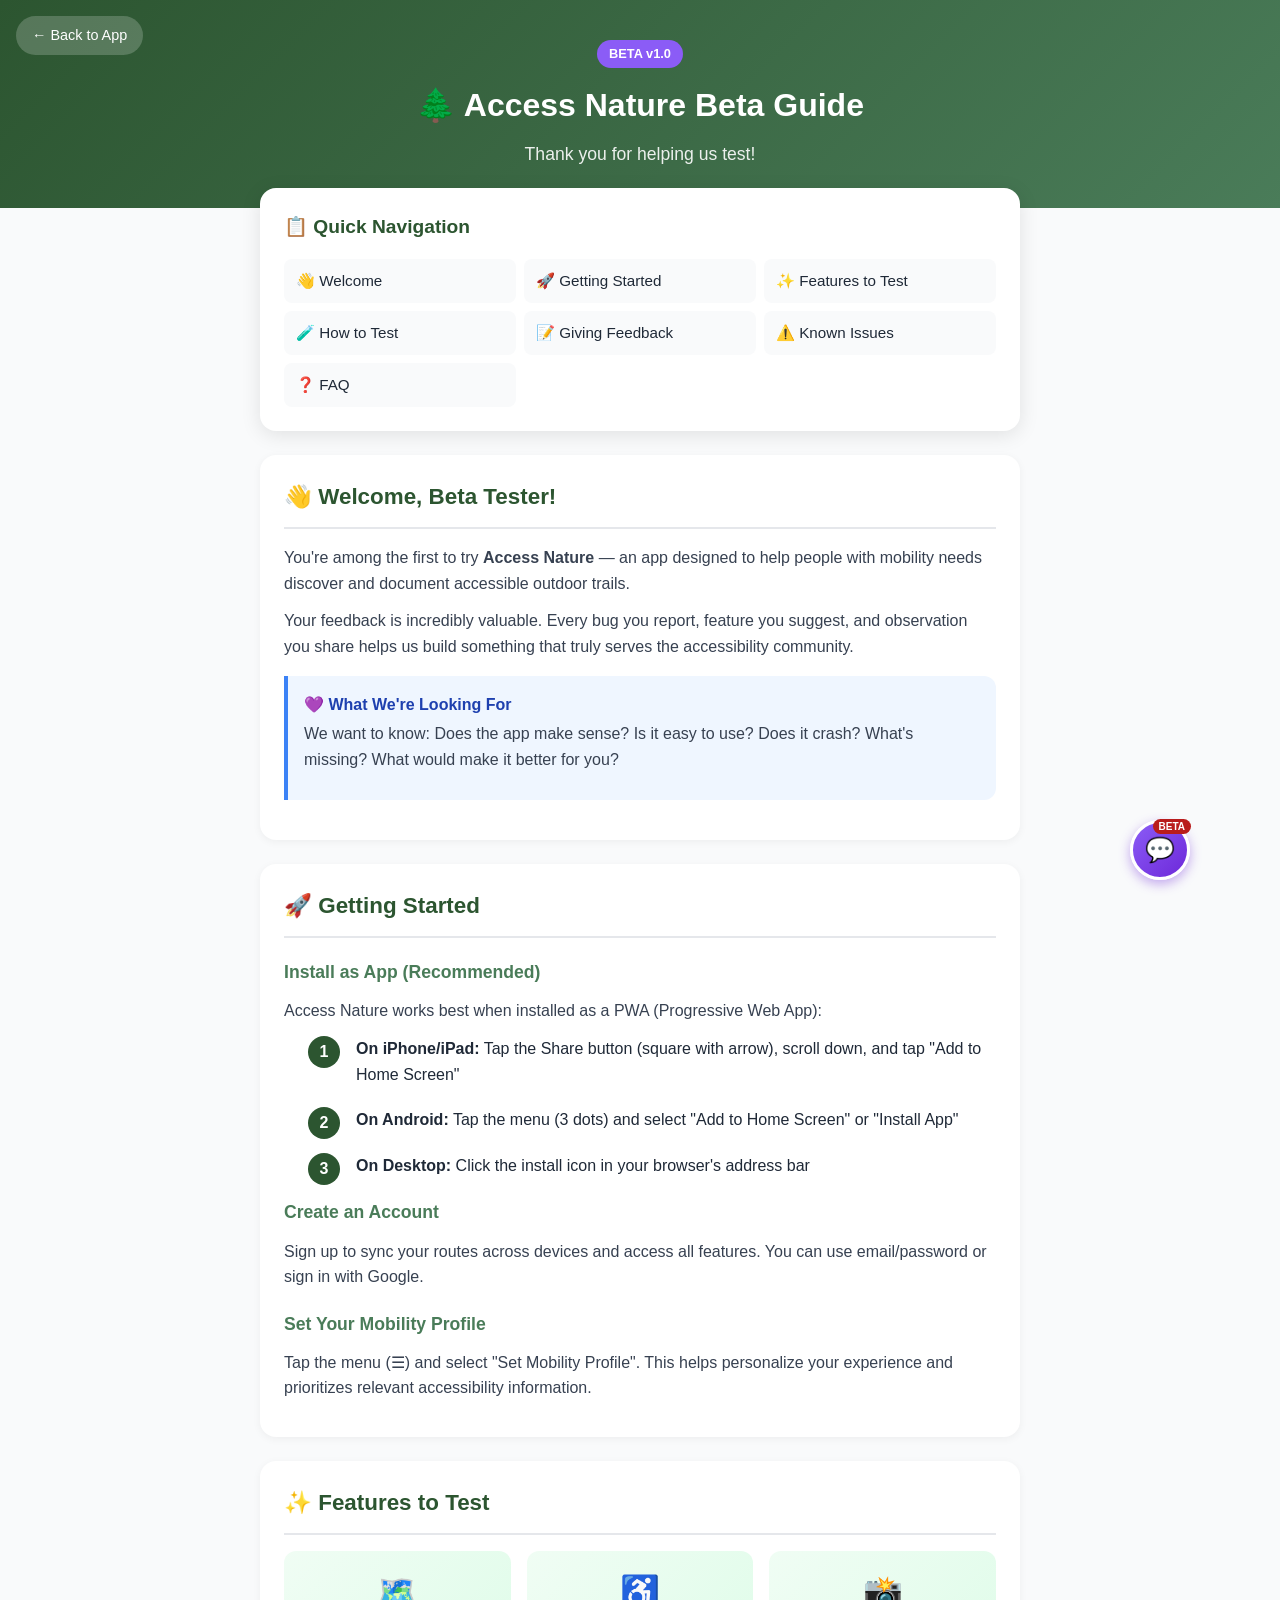
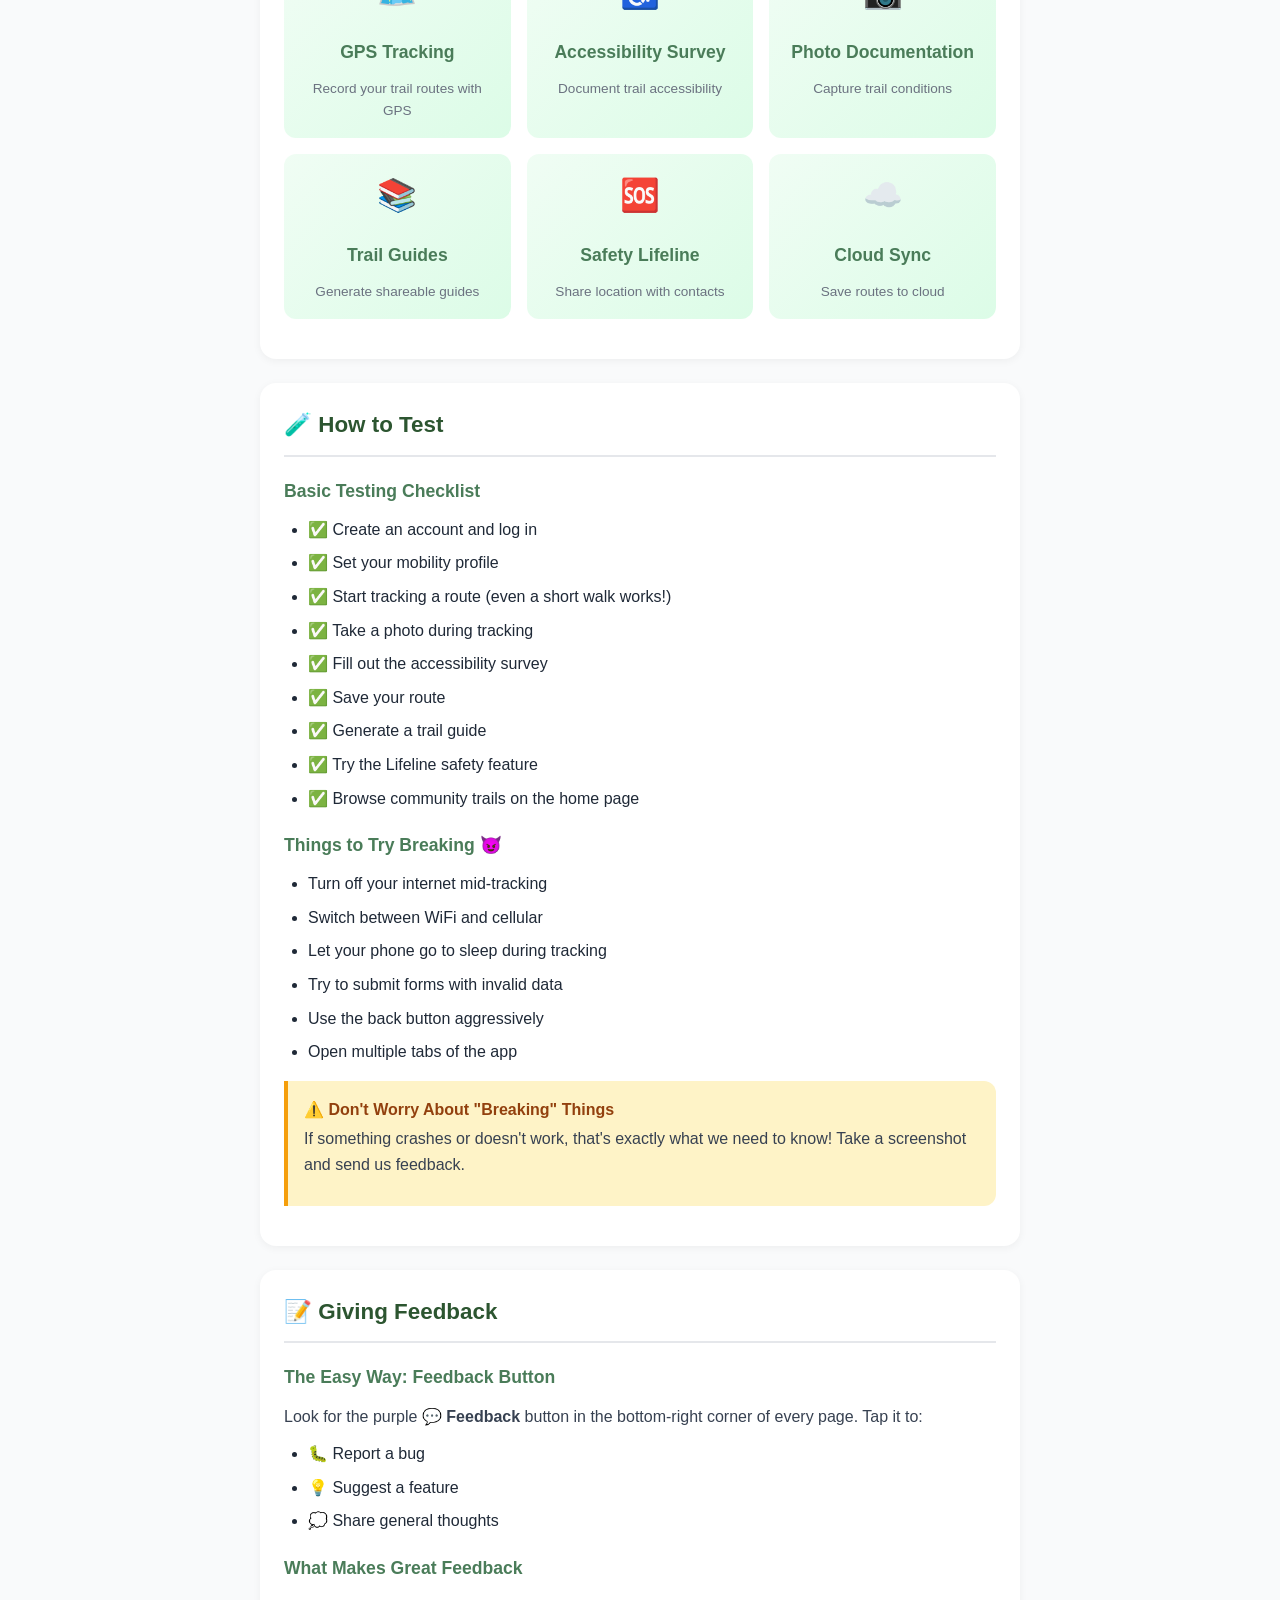
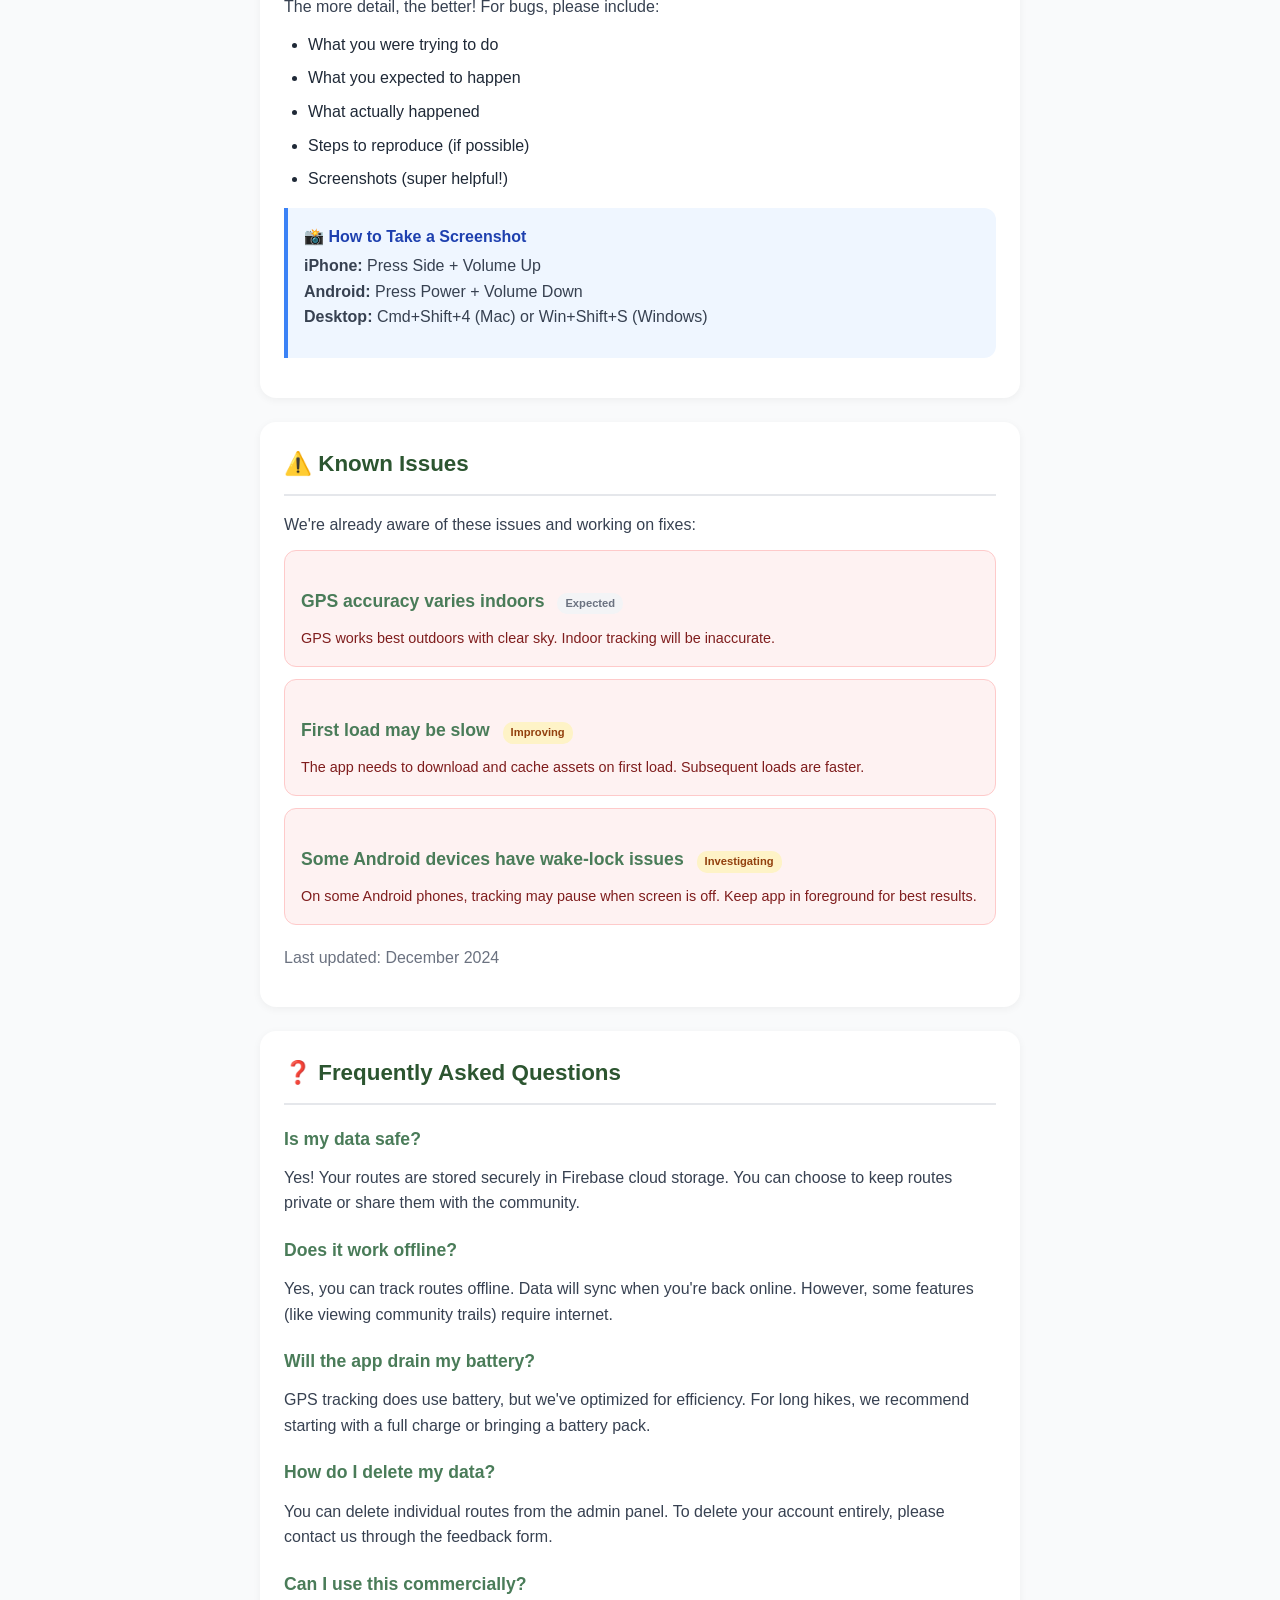
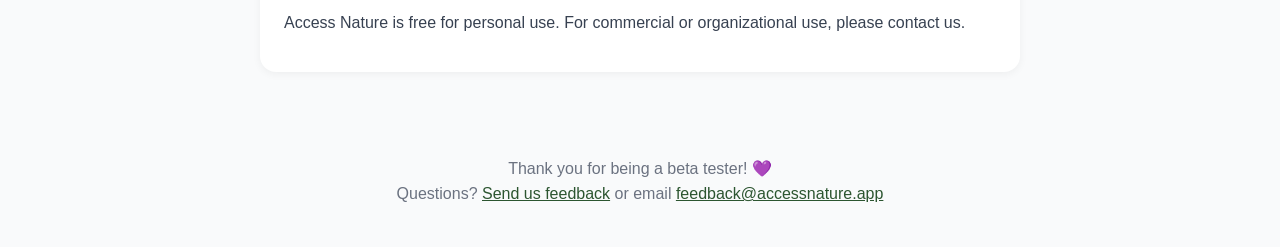
<file: beta-guide.html>
<!DOCTYPE html>
<html lang="en">
<head>
  <meta charset="UTF-8">
  <meta name="viewport" content="width=device-width, initial-scale=1.0">
  <title>Beta Tester Guide - Access Nature</title>
  <link rel="icon" type="image/svg+xml" href="assets/icons/icon.svg">
  <style>
    :root {
      --color-primary: #2c5530;
      --color-secondary: #4a7c59;
      --color-accent: #8b5cf6;
      --color-bg: #f9fafb;
      --color-text: #1f2937;
      --color-muted: #6b7280;
    }
    
    * {
      box-sizing: border-box;
      margin: 0;
      padding: 0;
    }
    
    body {
      font-family: -apple-system, BlinkMacSystemFont, 'Segoe UI', Roboto, sans-serif;
      background: var(--color-bg);
      color: var(--color-text);
      line-height: 1.6;
    }
    
    /* Header */
    .header {
      background: linear-gradient(135deg, var(--color-primary), var(--color-secondary));
      color: white;
      padding: 40px 20px;
      text-align: center;
    }
    
    .header h1 {
      font-size: 2rem;
      margin-bottom: 8px;
    }
    
    .header p {
      opacity: 0.9;
      font-size: 1.1rem;
    }
    
    .beta-badge {
      display: inline-block;
      background: var(--color-accent);
      color: white;
      padding: 4px 12px;
      border-radius: 20px;
      font-size: 0.8rem;
      font-weight: 600;
      margin-bottom: 12px;
    }
    
    /* Navigation */
    .nav-back {
      position: fixed;
      top: 16px;
      left: 16px;
      background: rgba(255,255,255,0.2);
      color: white;
      border: none;
      padding: 8px 16px;
      border-radius: 20px;
      cursor: pointer;
      font-size: 0.9rem;
      z-index: 100;
      text-decoration: none;
    }
    
    .nav-back:hover {
      background: rgba(255,255,255,0.3);
    }
    
    /* Content */
    .container {
      max-width: 800px;
      margin: 0 auto;
      padding: 20px;
    }
    
    /* Table of Contents */
    .toc {
      background: white;
      border-radius: 16px;
      padding: 24px;
      margin: -40px auto 24px;
      position: relative;
      box-shadow: 0 4px 20px rgba(0,0,0,0.1);
    }
    
    .toc h2 {
      font-size: 1.2rem;
      margin-bottom: 16px;
      color: var(--color-primary);
    }
    
    .toc-list {
      list-style: none;
      display: grid;
      grid-template-columns: repeat(auto-fit, minmax(200px, 1fr));
      gap: 8px;
    }
    
    .toc-list a {
      display: flex;
      align-items: center;
      gap: 8px;
      padding: 10px 12px;
      background: var(--color-bg);
      border-radius: 8px;
      color: var(--color-text);
      text-decoration: none;
      font-size: 0.95rem;
      transition: all 0.2s;
    }
    
    .toc-list a:hover {
      background: #e5e7eb;
      transform: translateX(4px);
    }
    
    /* Sections */
    .section {
      background: white;
      border-radius: 16px;
      padding: 24px;
      margin-bottom: 24px;
      box-shadow: 0 2px 8px rgba(0,0,0,0.05);
    }
    
    .section h2 {
      font-size: 1.4rem;
      color: var(--color-primary);
      margin-bottom: 16px;
      padding-bottom: 12px;
      border-bottom: 2px solid #e5e7eb;
      display: flex;
      align-items: center;
      gap: 10px;
    }
    
    .section h3 {
      font-size: 1.1rem;
      color: var(--color-secondary);
      margin: 20px 0 12px;
    }
    
    .section p {
      margin-bottom: 12px;
      color: #374151;
    }
    
    .section ul, .section ol {
      margin: 12px 0;
      padding-left: 24px;
    }
    
    .section li {
      margin-bottom: 8px;
    }
    
    /* Feature Cards */
    .feature-grid {
      display: grid;
      grid-template-columns: repeat(auto-fit, minmax(200px, 1fr));
      gap: 16px;
      margin: 16px 0;
    }
    
    .feature-card {
      background: linear-gradient(135deg, #f0fdf4, #dcfce7);
      border-radius: 12px;
      padding: 16px;
      text-align: center;
    }
    
    .feature-card .icon {
      font-size: 2rem;
      margin-bottom: 8px;
    }
    
    .feature-card h4 {
      color: var(--color-primary);
      margin-bottom: 4px;
    }
    
    .feature-card p {
      font-size: 0.85rem;
      color: var(--color-muted);
      margin: 0;
    }
    
    /* Tips */
    .tip {
      background: #eff6ff;
      border-left: 4px solid #3b82f6;
      padding: 16px;
      border-radius: 0 12px 12px 0;
      margin: 16px 0;
    }
    
    .tip-title {
      font-weight: 600;
      color: #1e40af;
      margin-bottom: 4px;
    }
    
    .warning {
      background: #fef3c7;
      border-left-color: #f59e0b;
    }
    
    .warning .tip-title {
      color: #92400e;
    }
    
    /* Steps */
    .steps {
      counter-reset: step;
      list-style: none;
      padding: 0;
    }
    
    .steps li {
      position: relative;
      padding-left: 48px;
      margin-bottom: 20px;
    }
    
    .steps li::before {
      counter-increment: step;
      content: counter(step);
      position: absolute;
      left: 0;
      top: 0;
      width: 32px;
      height: 32px;
      background: var(--color-primary);
      color: white;
      border-radius: 50%;
      display: flex;
      align-items: center;
      justify-content: center;
      font-weight: 600;
    }
    
    /* Known Issues */
    .known-issue {
      background: #fef2f2;
      border: 1px solid #fecaca;
      border-radius: 12px;
      padding: 16px;
      margin: 12px 0;
    }
    
    .known-issue h4 {
      color: #991b1b;
      margin-bottom: 4px;
      font-size: 0.95rem;
    }
    
    .known-issue p {
      color: #7f1d1d;
      font-size: 0.9rem;
      margin: 0;
    }
    
    .status-badge {
      display: inline-block;
      font-size: 0.7rem;
      padding: 2px 8px;
      border-radius: 10px;
      font-weight: 600;
      margin-left: 8px;
    }
    
    .status-investigating { background: #fef3c7; color: #92400e; }
    .status-fixed { background: #d1fae5; color: #065f46; }
    .status-wontfix { background: #f3f4f6; color: #6b7280; }
    
    /* Footer */
    .footer {
      text-align: center;
      padding: 40px 20px;
      color: var(--color-muted);
    }
    
    .footer a {
      color: var(--color-primary);
    }
    
    /* Responsive */
    @media (max-width: 600px) {
      .header h1 {
        font-size: 1.6rem;
      }
      
      .toc-list {
        grid-template-columns: 1fr;
      }
      
      .feature-grid {
        grid-template-columns: 1fr;
      }
    }
  </style>
  
  <!-- Analytics & Error Monitoring -->
  <script src="src/utils/monitoring.js" defer></script>
</head>
<body>
  <a href="index.html" class="nav-back">← Back to App</a>
  
  <header class="header">
    <span class="beta-badge">BETA v1.0</span>
    <h1>🌲 Access Nature Beta Guide</h1>
    <p>Thank you for helping us test!</p>
  </header>
  
  <div class="container">
    <!-- Table of Contents -->
    <nav class="toc">
      <h2>📋 Quick Navigation</h2>
      <ul class="toc-list">
        <li><a href="#welcome">👋 Welcome</a></li>
        <li><a href="#getting-started">🚀 Getting Started</a></li>
        <li><a href="#features">✨ Features to Test</a></li>
        <li><a href="#how-to-test">🧪 How to Test</a></li>
        <li><a href="#feedback">📝 Giving Feedback</a></li>
        <li><a href="#known-issues">⚠️ Known Issues</a></li>
        <li><a href="#faq">❓ FAQ</a></li>
      </ul>
    </nav>
    
    <!-- Welcome -->
    <section class="section" id="welcome">
      <h2>👋 Welcome, Beta Tester!</h2>
      <p>You're among the first to try <strong>Access Nature</strong> — an app designed to help people with mobility needs discover and document accessible outdoor trails.</p>
      
      <p>Your feedback is incredibly valuable. Every bug you report, feature you suggest, and observation you share helps us build something that truly serves the accessibility community.</p>
      
      <div class="tip">
        <div class="tip-title">💜 What We're Looking For</div>
        <p>We want to know: Does the app make sense? Is it easy to use? Does it crash? What's missing? What would make it better for you?</p>
      </div>
    </section>
    
    <!-- Getting Started -->
    <section class="section" id="getting-started">
      <h2>🚀 Getting Started</h2>
      
      <h3>Install as App (Recommended)</h3>
      <p>Access Nature works best when installed as a PWA (Progressive Web App):</p>
      
      <ol class="steps">
        <li>
          <strong>On iPhone/iPad:</strong> Tap the Share button (square with arrow), scroll down, and tap "Add to Home Screen"
        </li>
        <li>
          <strong>On Android:</strong> Tap the menu (3 dots) and select "Add to Home Screen" or "Install App"
        </li>
        <li>
          <strong>On Desktop:</strong> Click the install icon in your browser's address bar
        </li>
      </ol>
      
      <h3>Create an Account</h3>
      <p>Sign up to sync your routes across devices and access all features. You can use email/password or sign in with Google.</p>
      
      <h3>Set Your Mobility Profile</h3>
      <p>Tap the menu (☰) and select "Set Mobility Profile". This helps personalize your experience and prioritizes relevant accessibility information.</p>
    </section>
    
    <!-- Features to Test -->
    <section class="section" id="features">
      <h2>✨ Features to Test</h2>
      
      <div class="feature-grid">
        <div class="feature-card">
          <div class="icon">🗺️</div>
          <h3>GPS Tracking</h3>
          <p>Record your trail routes with GPS</p>
        </div>
        <div class="feature-card">
          <div class="icon">♿</div>
          <h3>Accessibility Survey</h3>
          <p>Document trail accessibility</p>
        </div>
        <div class="feature-card">
          <div class="icon">📸</div>
          <h3>Photo Documentation</h3>
          <p>Capture trail conditions</p>
        </div>
        <div class="feature-card">
          <div class="icon">📚</div>
          <h3>Trail Guides</h3>
          <p>Generate shareable guides</p>
        </div>
        <div class="feature-card">
          <div class="icon">🆘</div>
          <h3>Safety Lifeline</h3>
          <p>Share location with contacts</p>
        </div>
        <div class="feature-card">
          <div class="icon">☁️</div>
          <h3>Cloud Sync</h3>
          <p>Save routes to cloud</p>
        </div>
      </div>
    </section>
    
    <!-- How to Test -->
    <section class="section" id="how-to-test">
      <h2>🧪 How to Test</h2>
      
      <h3>Basic Testing Checklist</h3>
      <ul>
        <li>✅ Create an account and log in</li>
        <li>✅ Set your mobility profile</li>
        <li>✅ Start tracking a route (even a short walk works!)</li>
        <li>✅ Take a photo during tracking</li>
        <li>✅ Fill out the accessibility survey</li>
        <li>✅ Save your route</li>
        <li>✅ Generate a trail guide</li>
        <li>✅ Try the Lifeline safety feature</li>
        <li>✅ Browse community trails on the home page</li>
      </ul>
      
      <h3>Things to Try Breaking 😈</h3>
      <ul>
        <li>Turn off your internet mid-tracking</li>
        <li>Switch between WiFi and cellular</li>
        <li>Let your phone go to sleep during tracking</li>
        <li>Try to submit forms with invalid data</li>
        <li>Use the back button aggressively</li>
        <li>Open multiple tabs of the app</li>
      </ul>
      
      <div class="tip warning">
        <div class="tip-title">⚠️ Don't Worry About "Breaking" Things</div>
        <p>If something crashes or doesn't work, that's exactly what we need to know! Take a screenshot and send us feedback.</p>
      </div>
    </section>
    
    <!-- Giving Feedback -->
    <section class="section" id="feedback">
      <h2>📝 Giving Feedback</h2>
      
      <h3>The Easy Way: Feedback Button</h3>
      <p>Look for the purple <strong>💬 Feedback</strong> button in the bottom-right corner of every page. Tap it to:</p>
      <ul>
        <li>🐛 Report a bug</li>
        <li>💡 Suggest a feature</li>
        <li>💭 Share general thoughts</li>
      </ul>
      
      <h3>What Makes Great Feedback</h3>
      <p>The more detail, the better! For bugs, please include:</p>
      <ul>
        <li>What you were trying to do</li>
        <li>What you expected to happen</li>
        <li>What actually happened</li>
        <li>Steps to reproduce (if possible)</li>
        <li>Screenshots (super helpful!)</li>
      </ul>
      
      <div class="tip">
        <div class="tip-title">📸 How to Take a Screenshot</div>
        <p><strong>iPhone:</strong> Press Side + Volume Up<br>
        <strong>Android:</strong> Press Power + Volume Down<br>
        <strong>Desktop:</strong> Cmd+Shift+4 (Mac) or Win+Shift+S (Windows)</p>
      </div>
    </section>
    
    <!-- Known Issues -->
    <section class="section" id="known-issues">
      <h2>⚠️ Known Issues</h2>
      <p>We're already aware of these issues and working on fixes:</p>
      
      <div class="known-issue">
        <h3>GPS accuracy varies indoors <span class="status-badge status-wontfix">Expected</span></h3>
        <p>GPS works best outdoors with clear sky. Indoor tracking will be inaccurate.</p>
      </div>
      
      <div class="known-issue">
        <h3>First load may be slow <span class="status-badge status-investigating">Improving</span></h3>
        <p>The app needs to download and cache assets on first load. Subsequent loads are faster.</p>
      </div>
      
      <div class="known-issue">
        <h3>Some Android devices have wake-lock issues <span class="status-badge status-investigating">Investigating</span></h3>
        <p>On some Android phones, tracking may pause when screen is off. Keep app in foreground for best results.</p>
      </div>
      
      <p style="margin-top: 20px; color: var(--color-muted);">Last updated: December 2024</p>
    </section>
    
    <!-- FAQ -->
    <section class="section" id="faq">
      <h2>❓ Frequently Asked Questions</h2>
      
      <h3>Is my data safe?</h3>
      <p>Yes! Your routes are stored securely in Firebase cloud storage. You can choose to keep routes private or share them with the community.</p>
      
      <h3>Does it work offline?</h3>
      <p>Yes, you can track routes offline. Data will sync when you're back online. However, some features (like viewing community trails) require internet.</p>
      
      <h3>Will the app drain my battery?</h3>
      <p>GPS tracking does use battery, but we've optimized for efficiency. For long hikes, we recommend starting with a full charge or bringing a battery pack.</p>
      
      <h3>How do I delete my data?</h3>
      <p>You can delete individual routes from the admin panel. To delete your account entirely, please contact us through the feedback form.</p>
      
      <h3>Can I use this commercially?</h3>
      <p>Access Nature is free for personal use. For commercial or organizational use, please contact us.</p>
    </section>
  </div>
  
  <footer class="footer">
    <p>Thank you for being a beta tester! 💜</p>
    <p>Questions? <a href="#" onclick="window.betaFeedback?.open(); return false;">Send us feedback</a> or email <a href="mailto:feedback@accessnature.app">feedback@accessnature.app</a></p>
  </footer>
  
  <script type="module">
    import { betaFeedback } from './src/utils/betaFeedback.js';
    
    // Initialize feedback button on this page too
    betaFeedback.initialize();
    window.betaFeedback = betaFeedback;
  </script>
</body>
</html>
</file>
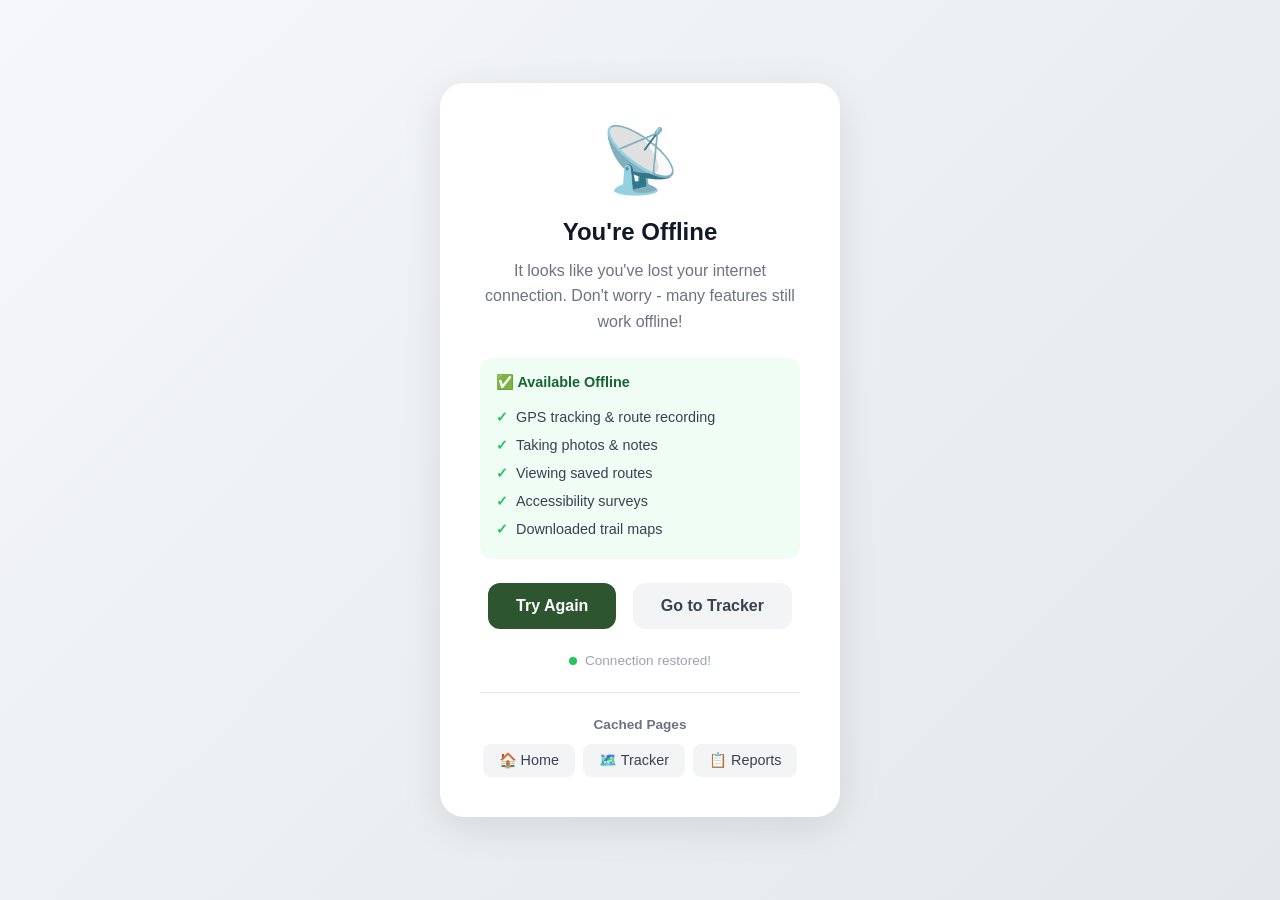
<file: offline.html>
<!DOCTYPE html>
<html lang="en">
<head>
  <meta charset="UTF-8">
  <meta name="viewport" content="width=device-width, initial-scale=1.0">
  <title>Offline - Access Nature</title>
  <style>
    * {
      box-sizing: border-box;
      margin: 0;
      padding: 0;
    }
    
    body {
      font-family: -apple-system, BlinkMacSystemFont, 'Segoe UI', Roboto, sans-serif;
      background: linear-gradient(135deg, #f5f7fa 0%, #e4e8eb 100%);
      min-height: 100vh;
      display: flex;
      flex-direction: column;
      align-items: center;
      justify-content: center;
      padding: 20px;
      text-align: center;
    }
    
    .offline-container {
      background: white;
      border-radius: 24px;
      padding: 40px;
      max-width: 400px;
      box-shadow: 0 10px 40px rgba(0, 0, 0, 0.1);
    }
    
    .offline-icon {
      font-size: 4rem;
      margin-bottom: 20px;
      animation: float 3s ease-in-out infinite;
    }
    
    @keyframes float {
      0%, 100% { transform: translateY(0); }
      50% { transform: translateY(-10px); }
    }
    
    h1 {
      font-size: 1.5rem;
      color: #111827;
      margin-bottom: 12px;
    }
    
    p {
      color: #6b7280;
      line-height: 1.6;
      margin-bottom: 24px;
    }
    
    .features-available {
      background: #f0fdf4;
      border-radius: 12px;
      padding: 16px;
      margin-bottom: 24px;
      text-align: left;
    }
    
    .features-available h3 {
      font-size: 0.9rem;
      color: #166534;
      margin-bottom: 12px;
      display: flex;
      align-items: center;
      gap: 8px;
    }
    
    .features-available ul {
      list-style: none;
      font-size: 0.9rem;
      color: #374151;
    }
    
    .features-available li {
      padding: 6px 0;
      display: flex;
      align-items: center;
      gap: 8px;
    }
    
    .features-available li::before {
      content: '✓';
      color: #22c55e;
      font-weight: bold;
    }
    
    .btn {
      display: inline-block;
      padding: 14px 28px;
      background: #2c5530;
      color: white;
      border: none;
      border-radius: 12px;
      font-size: 1rem;
      font-weight: 600;
      cursor: pointer;
      text-decoration: none;
      transition: all 0.2s;
    }
    
    .btn:hover {
      background: #1e3a21;
      transform: translateY(-2px);
    }
    
    .btn-secondary {
      background: #f3f4f6;
      color: #374151;
      margin-left: 12px;
    }
    
    .btn-secondary:hover {
      background: #e5e7eb;
    }
    
    .status-indicator {
      display: flex;
      align-items: center;
      justify-content: center;
      gap: 8px;
      margin-top: 24px;
      font-size: 0.85rem;
      color: #9ca3af;
    }
    
    .status-dot {
      width: 8px;
      height: 8px;
      background: #ef4444;
      border-radius: 50%;
      animation: pulse 2s infinite;
    }
    
    .status-dot.online {
      background: #22c55e;
    }
    
    @keyframes pulse {
      0%, 100% { opacity: 1; }
      50% { opacity: 0.5; }
    }
    
    .cached-pages {
      margin-top: 24px;
      padding-top: 24px;
      border-top: 1px solid #e5e7eb;
    }
    
    .cached-pages h4 {
      font-size: 0.85rem;
      color: #6b7280;
      margin-bottom: 12px;
    }
    
    .cached-links {
      display: flex;
      flex-wrap: wrap;
      gap: 8px;
      justify-content: center;
    }
    
    .cached-links a {
      padding: 8px 16px;
      background: #f3f4f6;
      color: #374151;
      border-radius: 8px;
      text-decoration: none;
      font-size: 0.9rem;
    }
    
    .cached-links a:hover {
      background: #e5e7eb;
    }
  </style>
</head>
<body>
  <div class="offline-container">
    <div class="offline-icon">📡</div>
    <h1>You're Offline</h1>
    <p>It looks like you've lost your internet connection. Don't worry - many features still work offline!</p>
    
    <div class="features-available">
      <h3>✅ Available Offline</h3>
      <ul>
        <li>GPS tracking & route recording</li>
        <li>Taking photos & notes</li>
        <li>Viewing saved routes</li>
        <li>Accessibility surveys</li>
        <li>Downloaded trail maps</li>
      </ul>
    </div>
    
    <button class="btn" onclick="tryReconnect()">
      Try Again
    </button>
    <a href="/tracker.html" class="btn btn-secondary">
      Go to Tracker
    </a>
    
    <div class="status-indicator">
      <span class="status-dot" id="statusDot"></span>
      <span id="statusText">Checking connection...</span>
    </div>
    
    <div class="cached-pages">
      <h4>Cached Pages</h4>
      <div class="cached-links">
        <a href="/index.html">🏠 Home</a>
        <a href="/tracker.html">🗺️ Tracker</a>
        <a href="/reports.html">📋 Reports</a>
      </div>
    </div>
  </div>
  
  <script>
    // Check connection status
    function updateStatus() {
      const dot = document.getElementById('statusDot');
      const text = document.getElementById('statusText');
      
      if (navigator.onLine) {
        dot.classList.add('online');
        text.textContent = 'Connection restored!';
        
        // Redirect to home after a moment
        setTimeout(() => {
          window.location.href = '/index.html';
        }, 1500);
      } else {
        dot.classList.remove('online');
        text.textContent = 'No internet connection';
      }
    }
    
    function tryReconnect() {
      const text = document.getElementById('statusText');
      text.textContent = 'Checking connection...';
      
      fetch('/index.html', { method: 'HEAD', cache: 'no-store' })
        .then(() => {
          window.location.reload();
        })
        .catch(() => {
          text.textContent = 'Still offline';
        });
    }
    
    // Listen for online/offline events
    window.addEventListener('online', updateStatus);
    window.addEventListener('offline', updateStatus);
    
    // Initial check
    updateStatus();
  </script>
</body>
</html>
</file>
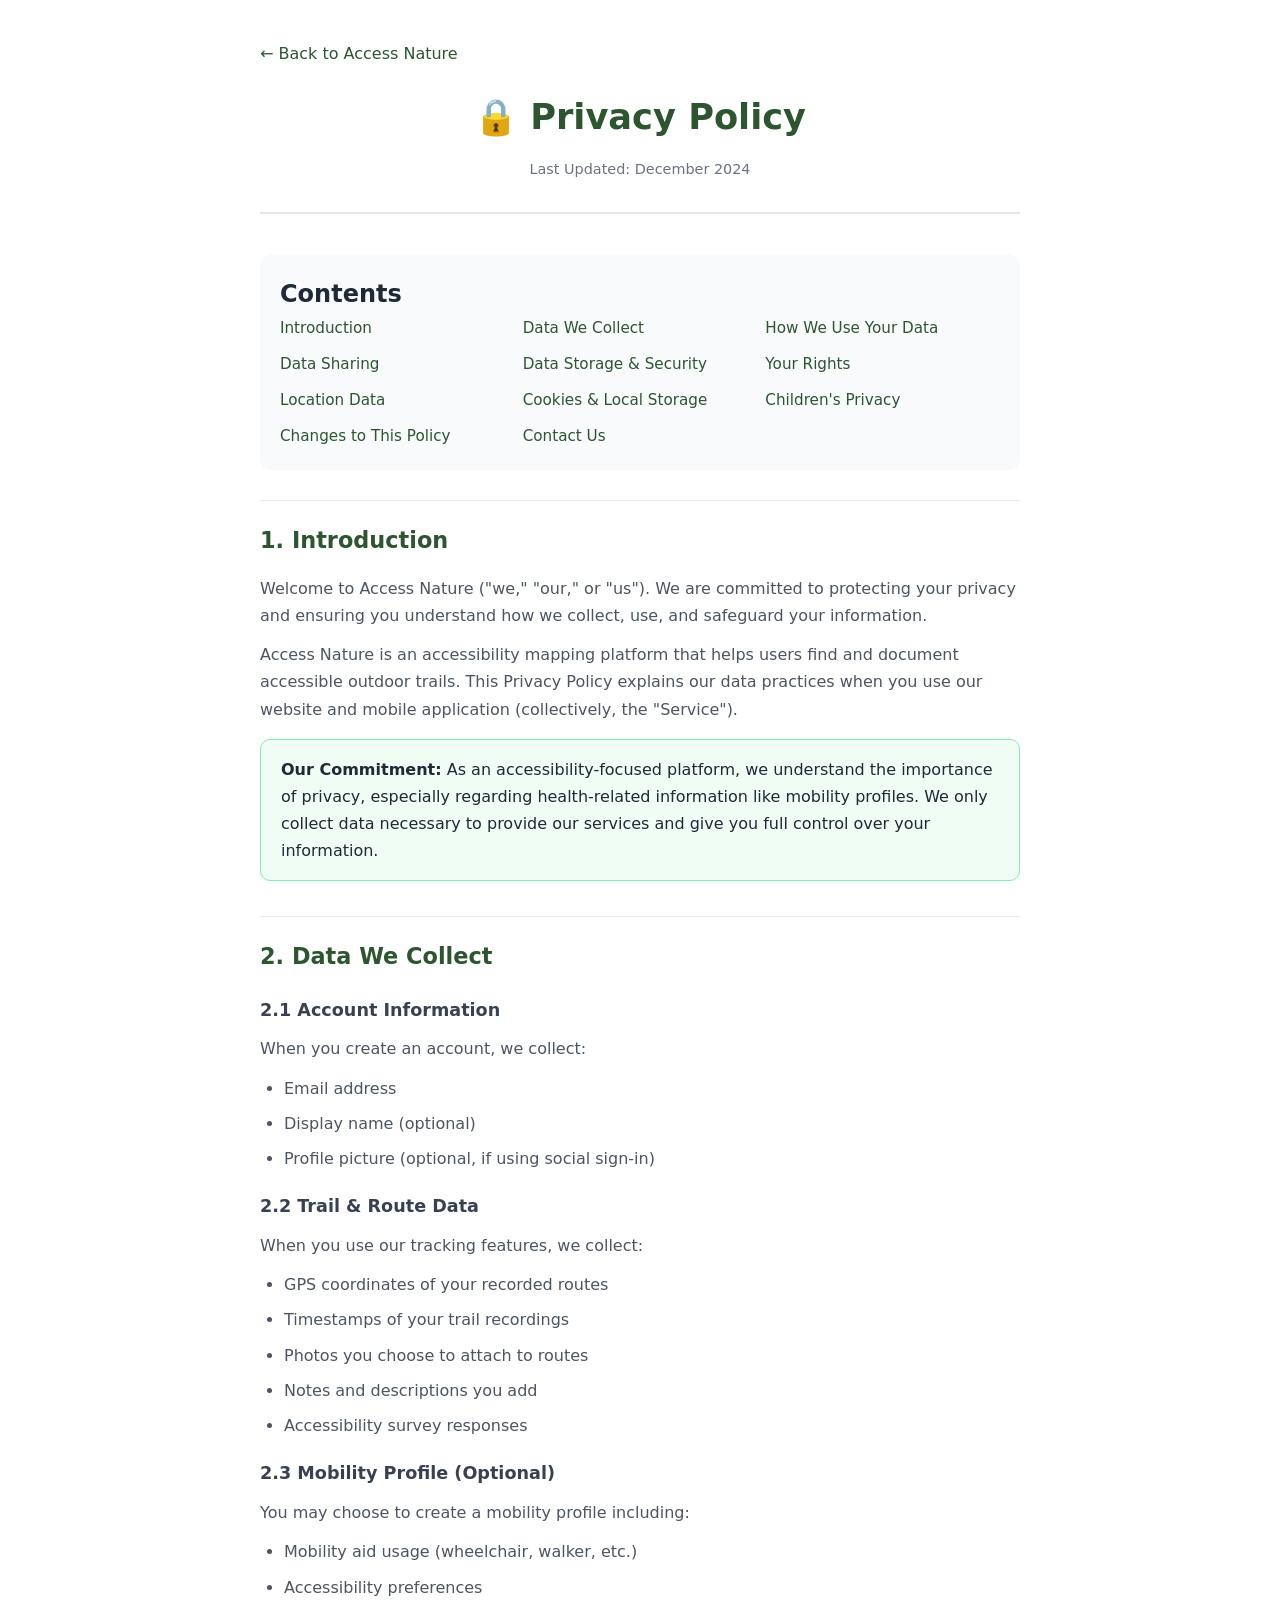
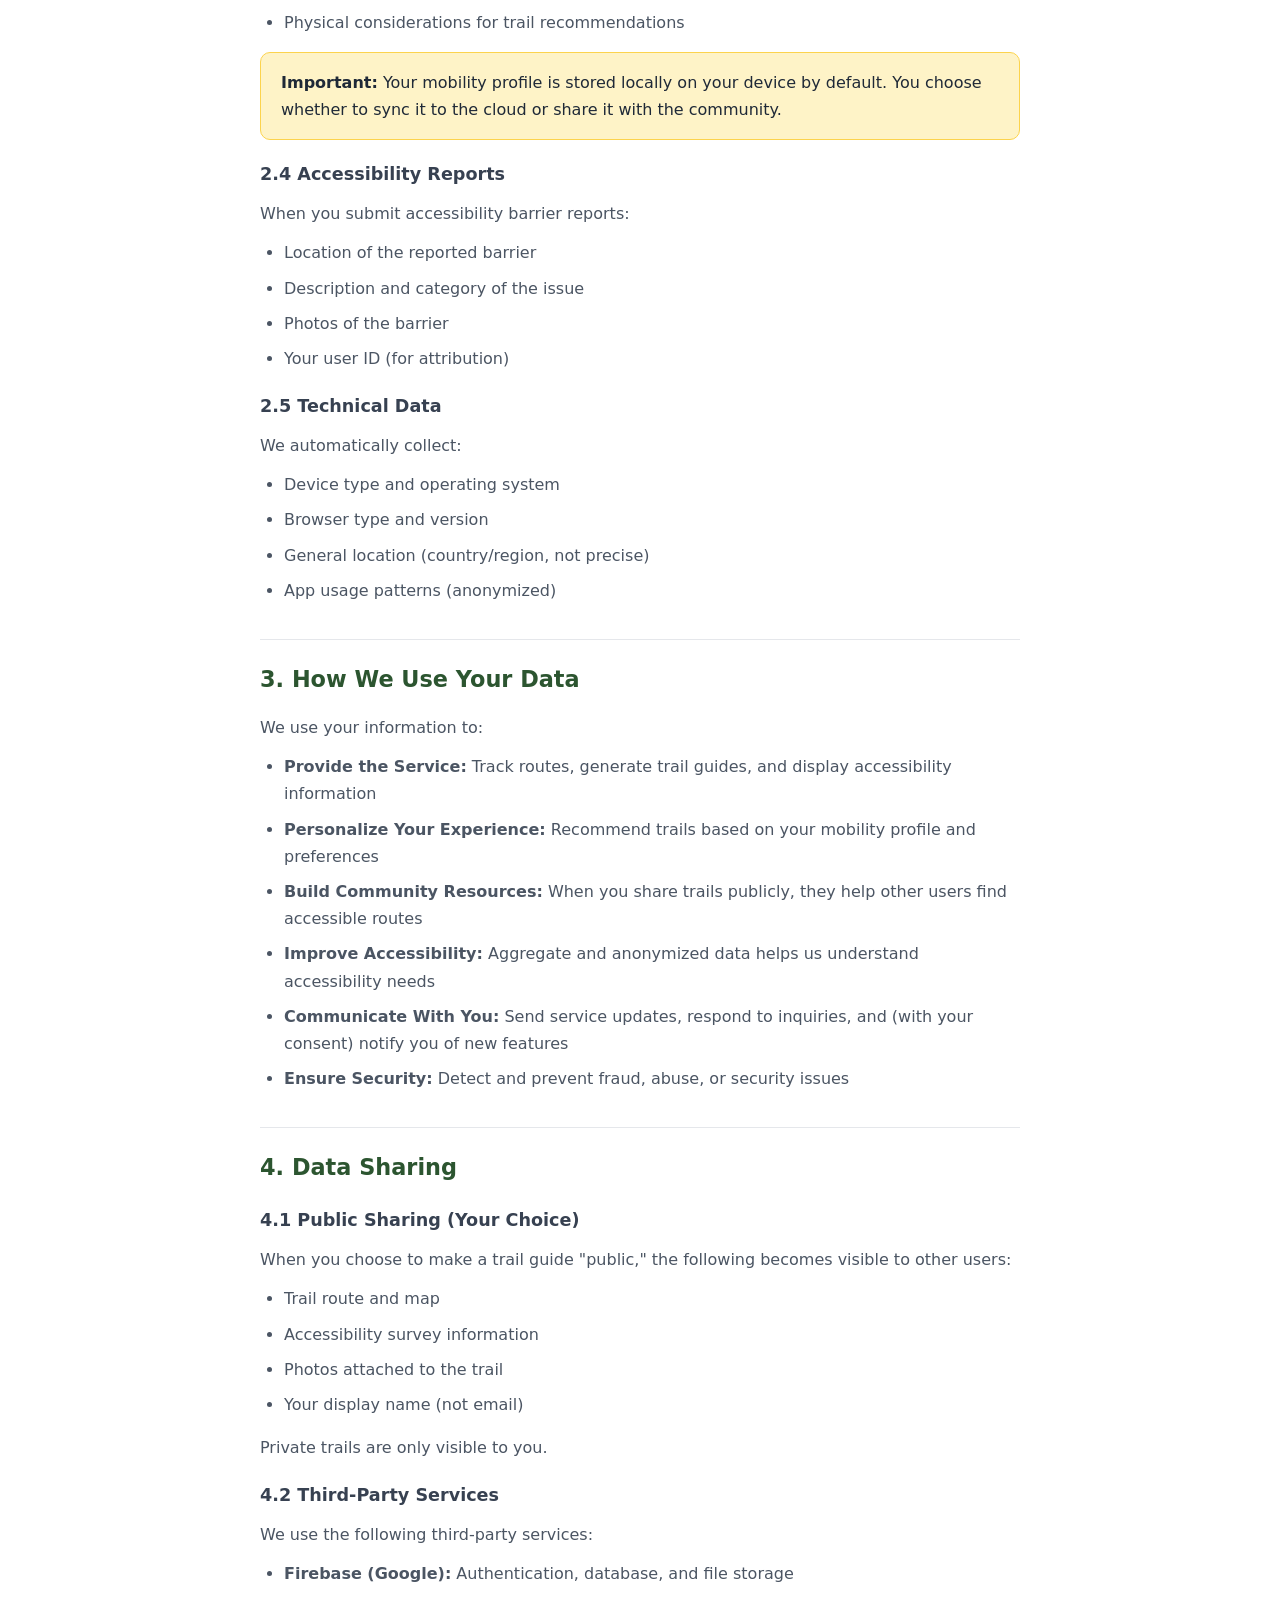
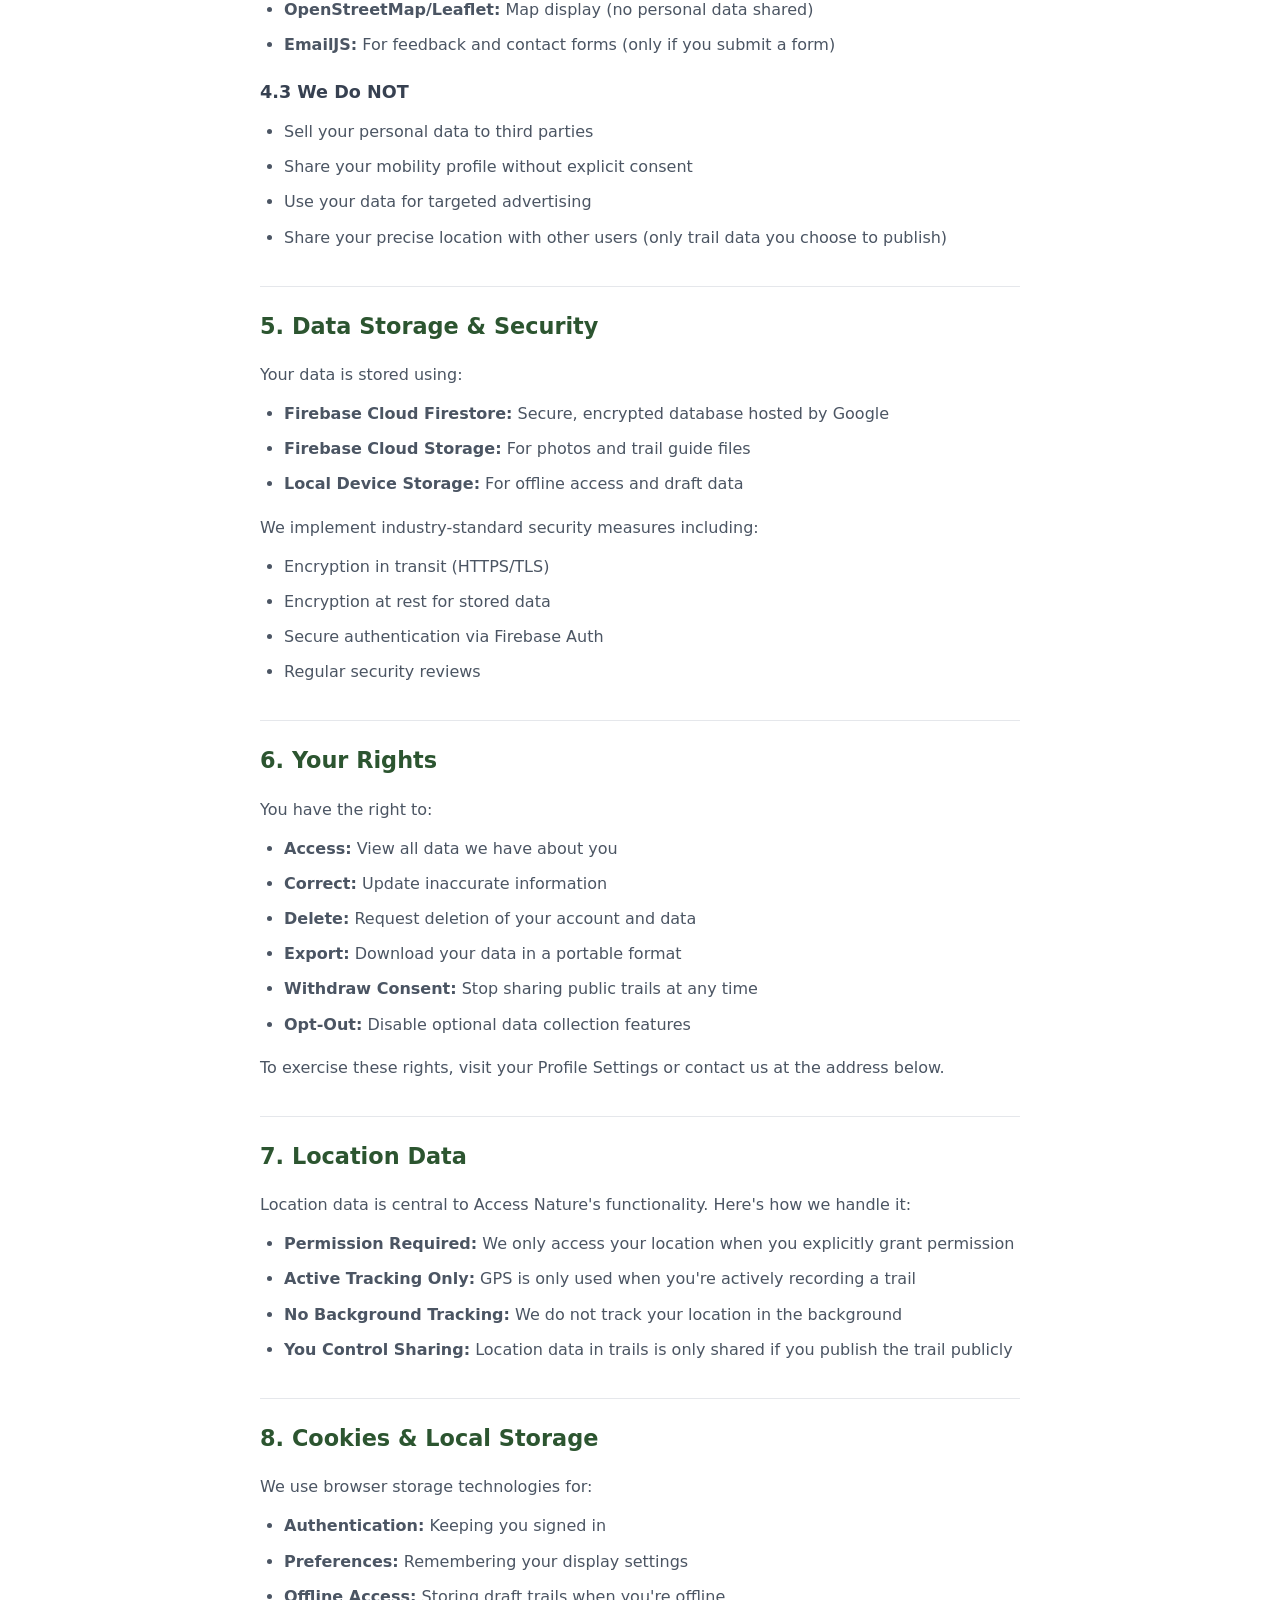
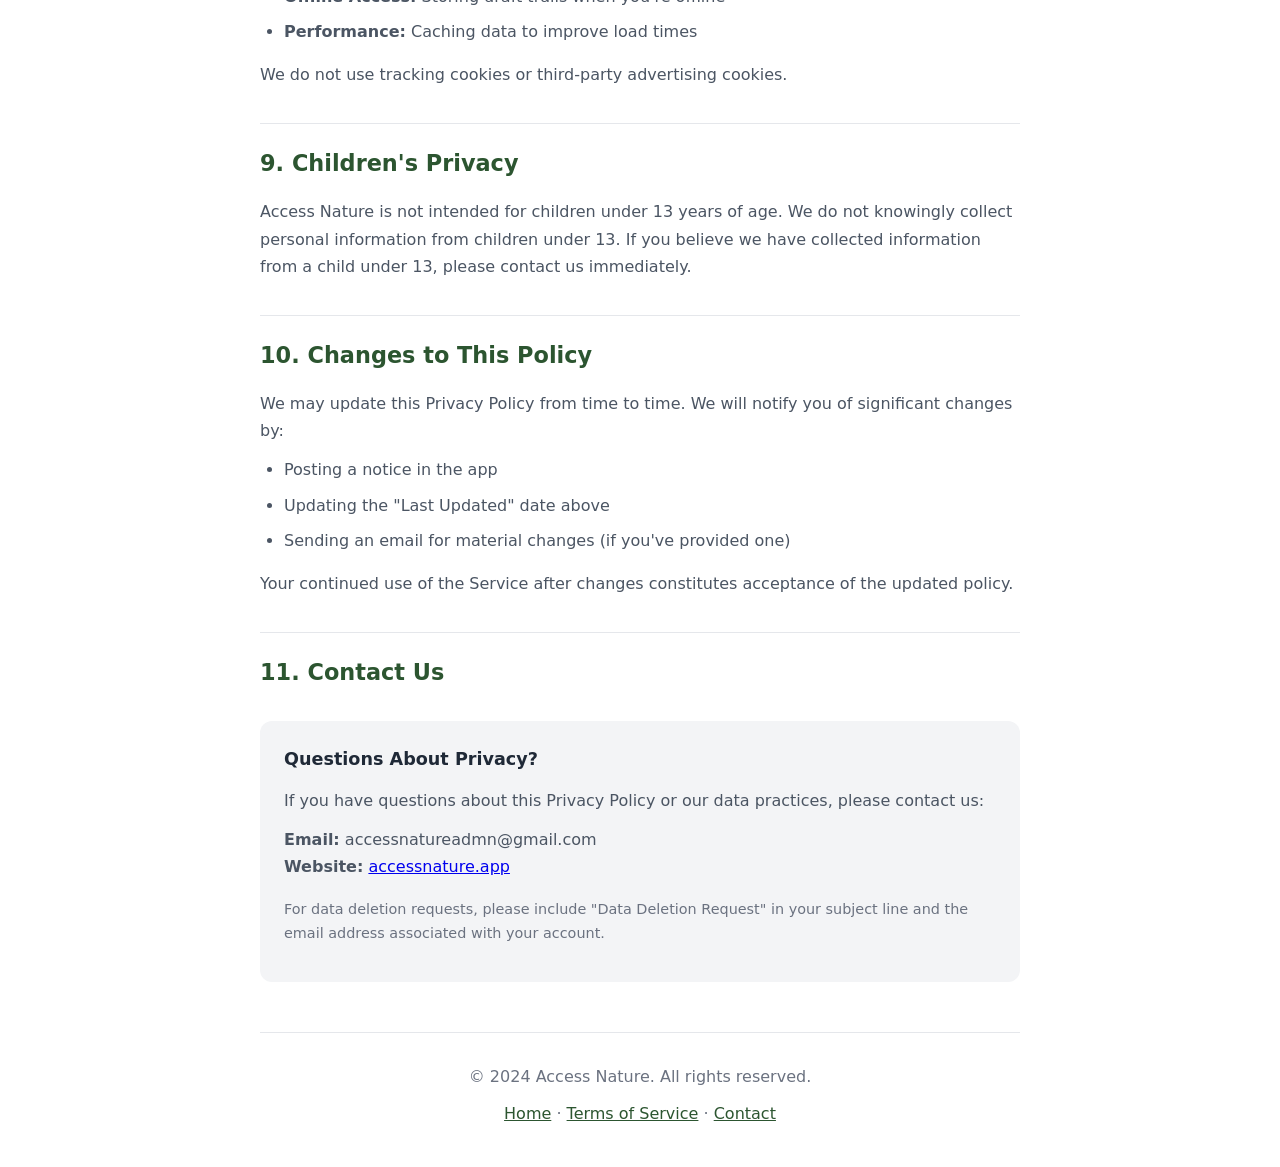
<file: privacy.html>
<!DOCTYPE html>
<html lang="en">
<head>
  <meta charset="UTF-8">
  <meta name="viewport" content="width=device-width, initial-scale=1.0">
  <title>Privacy Policy - Access Nature</title>
  <link rel="stylesheet" href="src/css/landing.css">
  <link rel="manifest" href="manifest.json">
  <link rel="icon" type="image/svg+xml" href="src/assets/icon.svg">
  <style>
    .legal-container {
      max-width: 800px;
      margin: 0 auto;
      padding: 40px 20px;
      font-family: system-ui, -apple-system, sans-serif;
      line-height: 1.7;
      color: #1f2937;
    }
    
    .legal-header {
      text-align: center;
      margin-bottom: 40px;
      padding-bottom: 30px;
      border-bottom: 2px solid #e5e7eb;
    }
    
    .legal-header h1 {
      color: #2c5530;
      font-size: 2.2rem;
      margin: 0 0 10px 0;
    }
    
    .legal-header .last-updated {
      color: #6b7280;
      font-size: 0.9rem;
    }
    
    .legal-nav {
      background: #f9fafb;
      padding: 20px;
      border-radius: 12px;
      margin-bottom: 30px;
    }
    
    .legal-nav h3 {
      margin: 0 0 12px 0;
      font-size: 0.9rem;
      color: #6b7280;
      text-transform: uppercase;
      letter-spacing: 0.5px;
    }
    
    .legal-nav ul {
      margin: 0;
      padding: 0;
      list-style: none;
      display: grid;
      grid-template-columns: repeat(auto-fit, minmax(200px, 1fr));
      gap: 8px;
    }
    
    .legal-nav a {
      color: #2c5530;
      text-decoration: none;
      font-size: 0.95rem;
    }
    
    .legal-nav a:hover {
      text-decoration: underline;
    }
    
    .legal-section {
      margin-bottom: 35px;
    }
    
    .legal-section h2 {
      color: #2c5530;
      font-size: 1.4rem;
      margin: 0 0 16px 0;
      padding-top: 20px;
      border-top: 1px solid #e5e7eb;
    }
    
    .legal-section h3 {
      color: #374151;
      font-size: 1.1rem;
      margin: 20px 0 10px 0;
    }
    
    .legal-section p {
      margin: 0 0 12px 0;
      color: #4b5563;
    }
    
    .legal-section ul, .legal-section ol {
      margin: 0 0 16px 0;
      padding-left: 24px;
      color: #4b5563;
    }
    
    .legal-section li {
      margin-bottom: 8px;
    }
    
    .highlight-box {
      background: #f0fdf4;
      border: 1px solid #86efac;
      border-radius: 10px;
      padding: 16px 20px;
      margin: 16px 0;
    }
    
    .highlight-box.warning {
      background: #fef3c7;
      border-color: #fcd34d;
    }
    
    .back-link {
      display: inline-flex;
      align-items: center;
      gap: 8px;
      color: #2c5530;
      text-decoration: none;
      font-weight: 500;
      margin-bottom: 20px;
    }
    
    .back-link:hover {
      text-decoration: underline;
    }
    
    .contact-box {
      background: #f3f4f6;
      border-radius: 12px;
      padding: 24px;
      margin-top: 30px;
    }
    
    .contact-box h3 {
      margin: 0 0 12px 0;
      color: #1f2937;
    }
    
    @media (max-width: 640px) {
      .legal-container {
        padding: 20px 16px;
      }
      
      .legal-header h1 {
        font-size: 1.8rem;
      }
      
      .legal-nav ul {
        grid-template-columns: 1fr;
      }
    }
  </style>
  
  <!-- Analytics & Error Monitoring -->
  <script src="src/utils/monitoring.js" defer></script>
</head>
<body>
  <div class="legal-container">
    <a href="index.html" class="back-link">← Back to Access Nature</a>
    
    <header class="legal-header">
      <h1>🔒 Privacy Policy</h1>
      <p class="last-updated">Last Updated: December 2024</p>
    </header>
    
    <nav class="legal-nav">
      <h2>Contents</h2>
      <ul>
        <li><a href="#introduction">Introduction</a></li>
        <li><a href="#data-collected">Data We Collect</a></li>
        <li><a href="#how-we-use">How We Use Your Data</a></li>
        <li><a href="#data-sharing">Data Sharing</a></li>
        <li><a href="#data-storage">Data Storage & Security</a></li>
        <li><a href="#your-rights">Your Rights</a></li>
        <li><a href="#location-data">Location Data</a></li>
        <li><a href="#cookies">Cookies & Local Storage</a></li>
        <li><a href="#children">Children's Privacy</a></li>
        <li><a href="#changes">Changes to This Policy</a></li>
        <li><a href="#contact">Contact Us</a></li>
      </ul>
    </nav>
    
    <section class="legal-section" id="introduction">
      <h2>1. Introduction</h2>
      <p>Welcome to Access Nature ("we," "our," or "us"). We are committed to protecting your privacy and ensuring you understand how we collect, use, and safeguard your information.</p>
      <p>Access Nature is an accessibility mapping platform that helps users find and document accessible outdoor trails. This Privacy Policy explains our data practices when you use our website and mobile application (collectively, the "Service").</p>
      <div class="highlight-box">
        <strong>Our Commitment:</strong> As an accessibility-focused platform, we understand the importance of privacy, especially regarding health-related information like mobility profiles. We only collect data necessary to provide our services and give you full control over your information.
      </div>
    </section>
    
    <section class="legal-section" id="data-collected">
      <h2>2. Data We Collect</h2>
      
      <h3>2.1 Account Information</h3>
      <p>When you create an account, we collect:</p>
      <ul>
        <li>Email address</li>
        <li>Display name (optional)</li>
        <li>Profile picture (optional, if using social sign-in)</li>
      </ul>
      
      <h3>2.2 Trail & Route Data</h3>
      <p>When you use our tracking features, we collect:</p>
      <ul>
        <li>GPS coordinates of your recorded routes</li>
        <li>Timestamps of your trail recordings</li>
        <li>Photos you choose to attach to routes</li>
        <li>Notes and descriptions you add</li>
        <li>Accessibility survey responses</li>
      </ul>
      
      <h3>2.3 Mobility Profile (Optional)</h3>
      <p>You may choose to create a mobility profile including:</p>
      <ul>
        <li>Mobility aid usage (wheelchair, walker, etc.)</li>
        <li>Accessibility preferences</li>
        <li>Physical considerations for trail recommendations</li>
      </ul>
      <div class="highlight-box warning">
        <strong>Important:</strong> Your mobility profile is stored locally on your device by default. You choose whether to sync it to the cloud or share it with the community.
      </div>
      
      <h3>2.4 Accessibility Reports</h3>
      <p>When you submit accessibility barrier reports:</p>
      <ul>
        <li>Location of the reported barrier</li>
        <li>Description and category of the issue</li>
        <li>Photos of the barrier</li>
        <li>Your user ID (for attribution)</li>
      </ul>
      
      <h3>2.5 Technical Data</h3>
      <p>We automatically collect:</p>
      <ul>
        <li>Device type and operating system</li>
        <li>Browser type and version</li>
        <li>General location (country/region, not precise)</li>
        <li>App usage patterns (anonymized)</li>
      </ul>
    </section>
    
    <section class="legal-section" id="how-we-use">
      <h2>3. How We Use Your Data</h2>
      <p>We use your information to:</p>
      <ul>
        <li><strong>Provide the Service:</strong> Track routes, generate trail guides, and display accessibility information</li>
        <li><strong>Personalize Your Experience:</strong> Recommend trails based on your mobility profile and preferences</li>
        <li><strong>Build Community Resources:</strong> When you share trails publicly, they help other users find accessible routes</li>
        <li><strong>Improve Accessibility:</strong> Aggregate and anonymized data helps us understand accessibility needs</li>
        <li><strong>Communicate With You:</strong> Send service updates, respond to inquiries, and (with your consent) notify you of new features</li>
        <li><strong>Ensure Security:</strong> Detect and prevent fraud, abuse, or security issues</li>
      </ul>
    </section>
    
    <section class="legal-section" id="data-sharing">
      <h2>4. Data Sharing</h2>
      
      <h3>4.1 Public Sharing (Your Choice)</h3>
      <p>When you choose to make a trail guide "public," the following becomes visible to other users:</p>
      <ul>
        <li>Trail route and map</li>
        <li>Accessibility survey information</li>
        <li>Photos attached to the trail</li>
        <li>Your display name (not email)</li>
      </ul>
      <p>Private trails are only visible to you.</p>
      
      <h3>4.2 Third-Party Services</h3>
      <p>We use the following third-party services:</p>
      <ul>
        <li><strong>Firebase (Google):</strong> Authentication, database, and file storage</li>
        <li><strong>OpenStreetMap/Leaflet:</strong> Map display (no personal data shared)</li>
        <li><strong>EmailJS:</strong> For feedback and contact forms (only if you submit a form)</li>
      </ul>
      
      <h3>4.3 We Do NOT</h3>
      <ul>
        <li>Sell your personal data to third parties</li>
        <li>Share your mobility profile without explicit consent</li>
        <li>Use your data for targeted advertising</li>
        <li>Share your precise location with other users (only trail data you choose to publish)</li>
      </ul>
    </section>
    
    <section class="legal-section" id="data-storage">
      <h2>5. Data Storage & Security</h2>
      <p>Your data is stored using:</p>
      <ul>
        <li><strong>Firebase Cloud Firestore:</strong> Secure, encrypted database hosted by Google</li>
        <li><strong>Firebase Cloud Storage:</strong> For photos and trail guide files</li>
        <li><strong>Local Device Storage:</strong> For offline access and draft data</li>
      </ul>
      <p>We implement industry-standard security measures including:</p>
      <ul>
        <li>Encryption in transit (HTTPS/TLS)</li>
        <li>Encryption at rest for stored data</li>
        <li>Secure authentication via Firebase Auth</li>
        <li>Regular security reviews</li>
      </ul>
    </section>
    
    <section class="legal-section" id="your-rights">
      <h2>6. Your Rights</h2>
      <p>You have the right to:</p>
      <ul>
        <li><strong>Access:</strong> View all data we have about you</li>
        <li><strong>Correct:</strong> Update inaccurate information</li>
        <li><strong>Delete:</strong> Request deletion of your account and data</li>
        <li><strong>Export:</strong> Download your data in a portable format</li>
        <li><strong>Withdraw Consent:</strong> Stop sharing public trails at any time</li>
        <li><strong>Opt-Out:</strong> Disable optional data collection features</li>
      </ul>
      <p>To exercise these rights, visit your Profile Settings or contact us at the address below.</p>
    </section>
    
    <section class="legal-section" id="location-data">
      <h2>7. Location Data</h2>
      <p>Location data is central to Access Nature's functionality. Here's how we handle it:</p>
      <ul>
        <li><strong>Permission Required:</strong> We only access your location when you explicitly grant permission</li>
        <li><strong>Active Tracking Only:</strong> GPS is only used when you're actively recording a trail</li>
        <li><strong>No Background Tracking:</strong> We do not track your location in the background</li>
        <li><strong>You Control Sharing:</strong> Location data in trails is only shared if you publish the trail publicly</li>
      </ul>
    </section>
    
    <section class="legal-section" id="cookies">
      <h2>8. Cookies & Local Storage</h2>
      <p>We use browser storage technologies for:</p>
      <ul>
        <li><strong>Authentication:</strong> Keeping you signed in</li>
        <li><strong>Preferences:</strong> Remembering your display settings</li>
        <li><strong>Offline Access:</strong> Storing draft trails when you're offline</li>
        <li><strong>Performance:</strong> Caching data to improve load times</li>
      </ul>
      <p>We do not use tracking cookies or third-party advertising cookies.</p>
    </section>
    
    <section class="legal-section" id="children">
      <h2>9. Children's Privacy</h2>
      <p>Access Nature is not intended for children under 13 years of age. We do not knowingly collect personal information from children under 13. If you believe we have collected information from a child under 13, please contact us immediately.</p>
    </section>
    
    <section class="legal-section" id="changes">
      <h2>10. Changes to This Policy</h2>
      <p>We may update this Privacy Policy from time to time. We will notify you of significant changes by:</p>
      <ul>
        <li>Posting a notice in the app</li>
        <li>Updating the "Last Updated" date above</li>
        <li>Sending an email for material changes (if you've provided one)</li>
      </ul>
      <p>Your continued use of the Service after changes constitutes acceptance of the updated policy.</p>
    </section>
    
    <section class="legal-section" id="contact">
      <h2>11. Contact Us</h2>
      <div class="contact-box">
        <h3>Questions About Privacy?</h3>
        <p>If you have questions about this Privacy Policy or our data practices, please contact us:</p>
        <p>
          <strong>Email:</strong> accessnatureadmn@gmail.com<br>
          <strong>Website:</strong> <a href="index.html">accessnature.app</a>
        </p>
        <p style="margin-top: 16px; color: #6b7280; font-size: 0.9rem;">
          For data deletion requests, please include "Data Deletion Request" in your subject line and the email address associated with your account.
        </p>
      </div>
    </section>
    
    <footer style="margin-top: 50px; padding-top: 30px; border-top: 1px solid #e5e7eb; text-align: center; color: #6b7280;">
      <p>© 2024 Access Nature. All rights reserved.</p>
      <p style="margin-top: 10px;">
        <a href="index.html" style="color: #2c5530;">Home</a> · 
        <a href="terms.html" style="color: #2c5530;">Terms of Service</a> · 
        <a href="index.html#contact" style="color: #2c5530;">Contact</a>
      </p>
    </footer>
  </div>
</body>
</html>
</file>
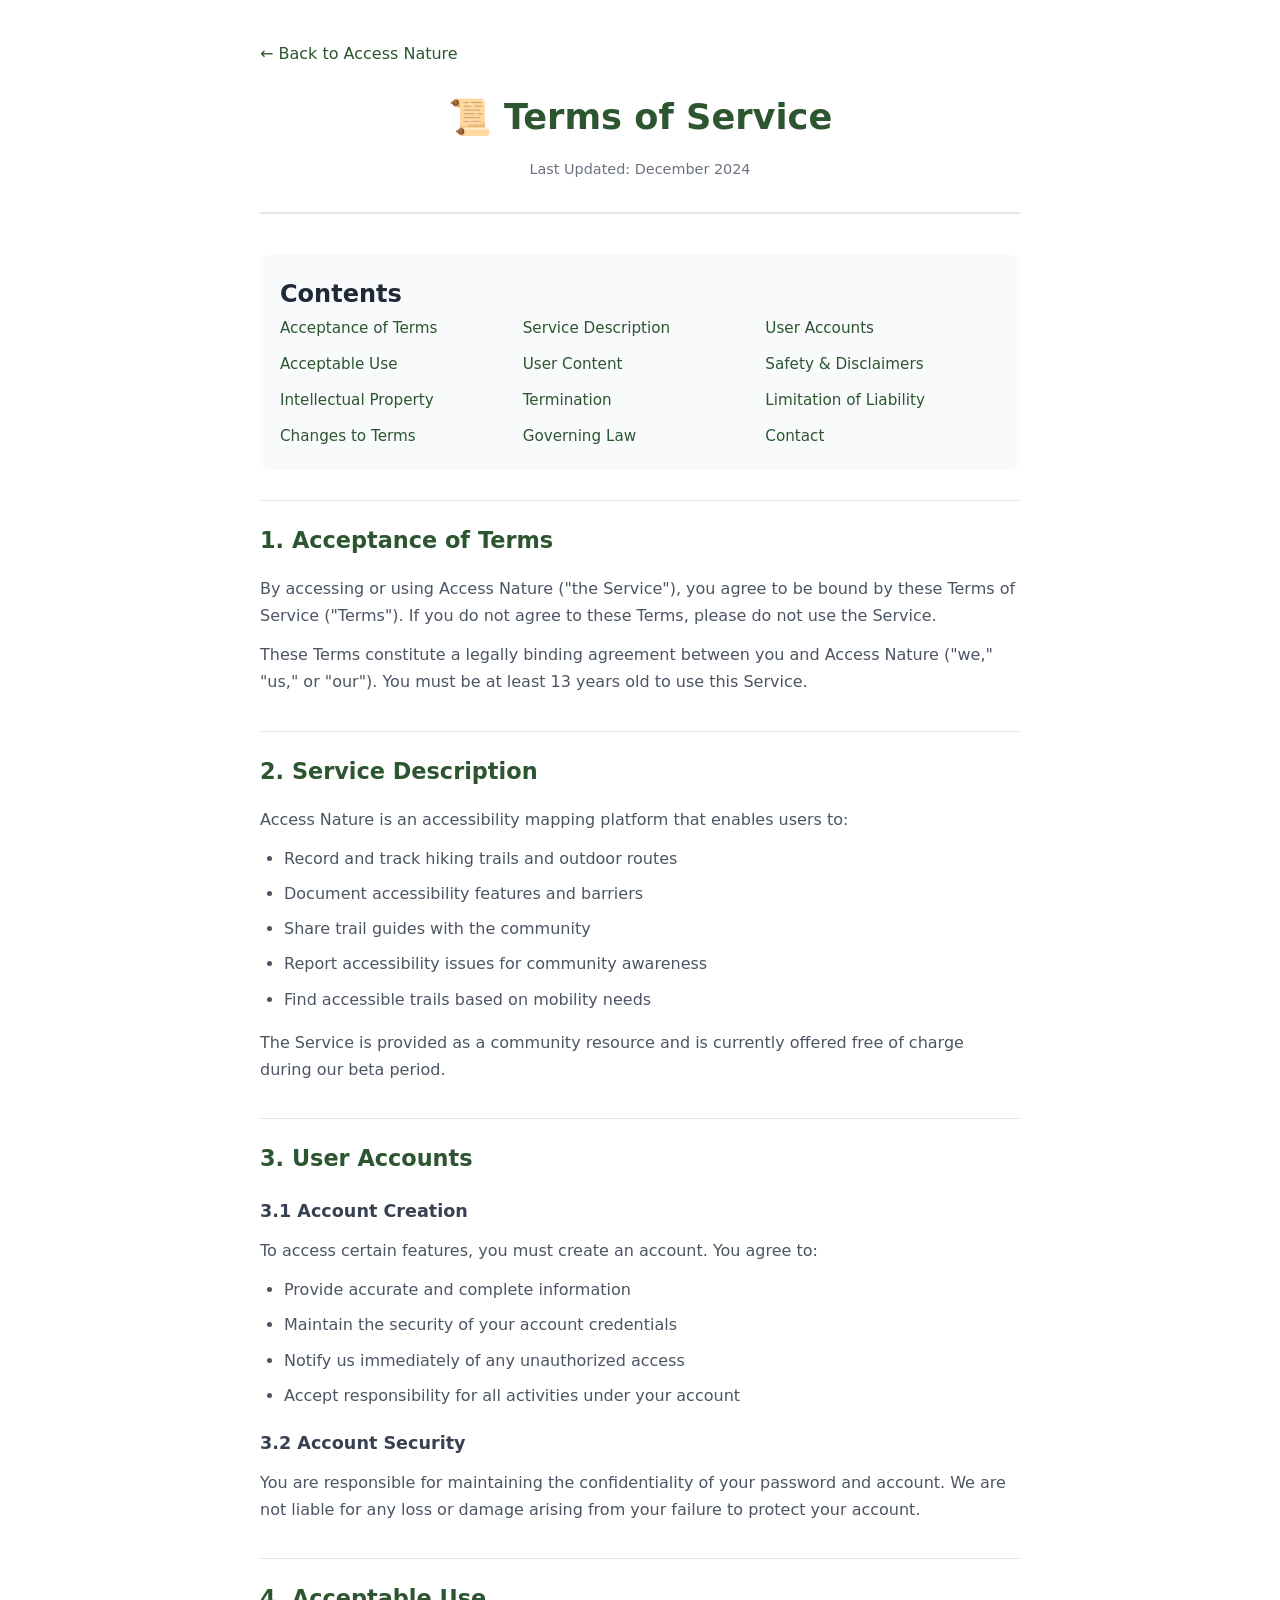
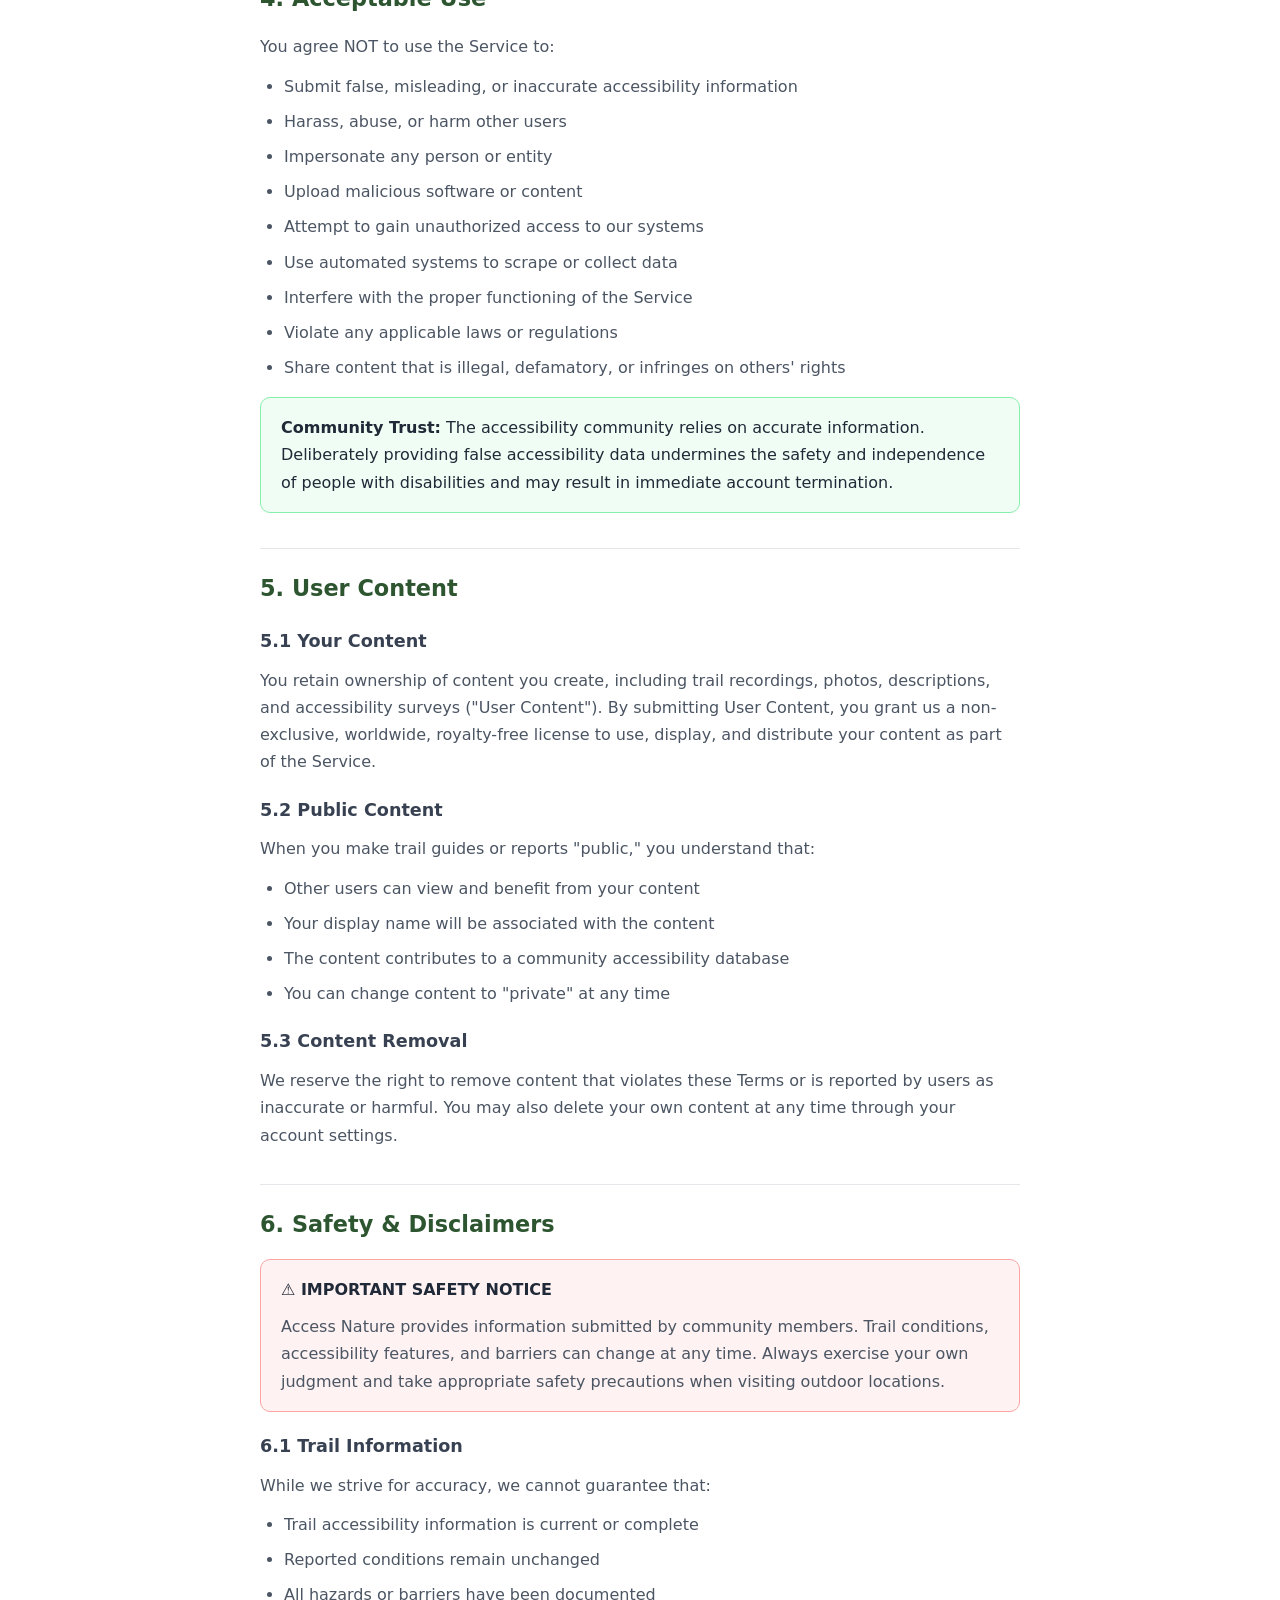
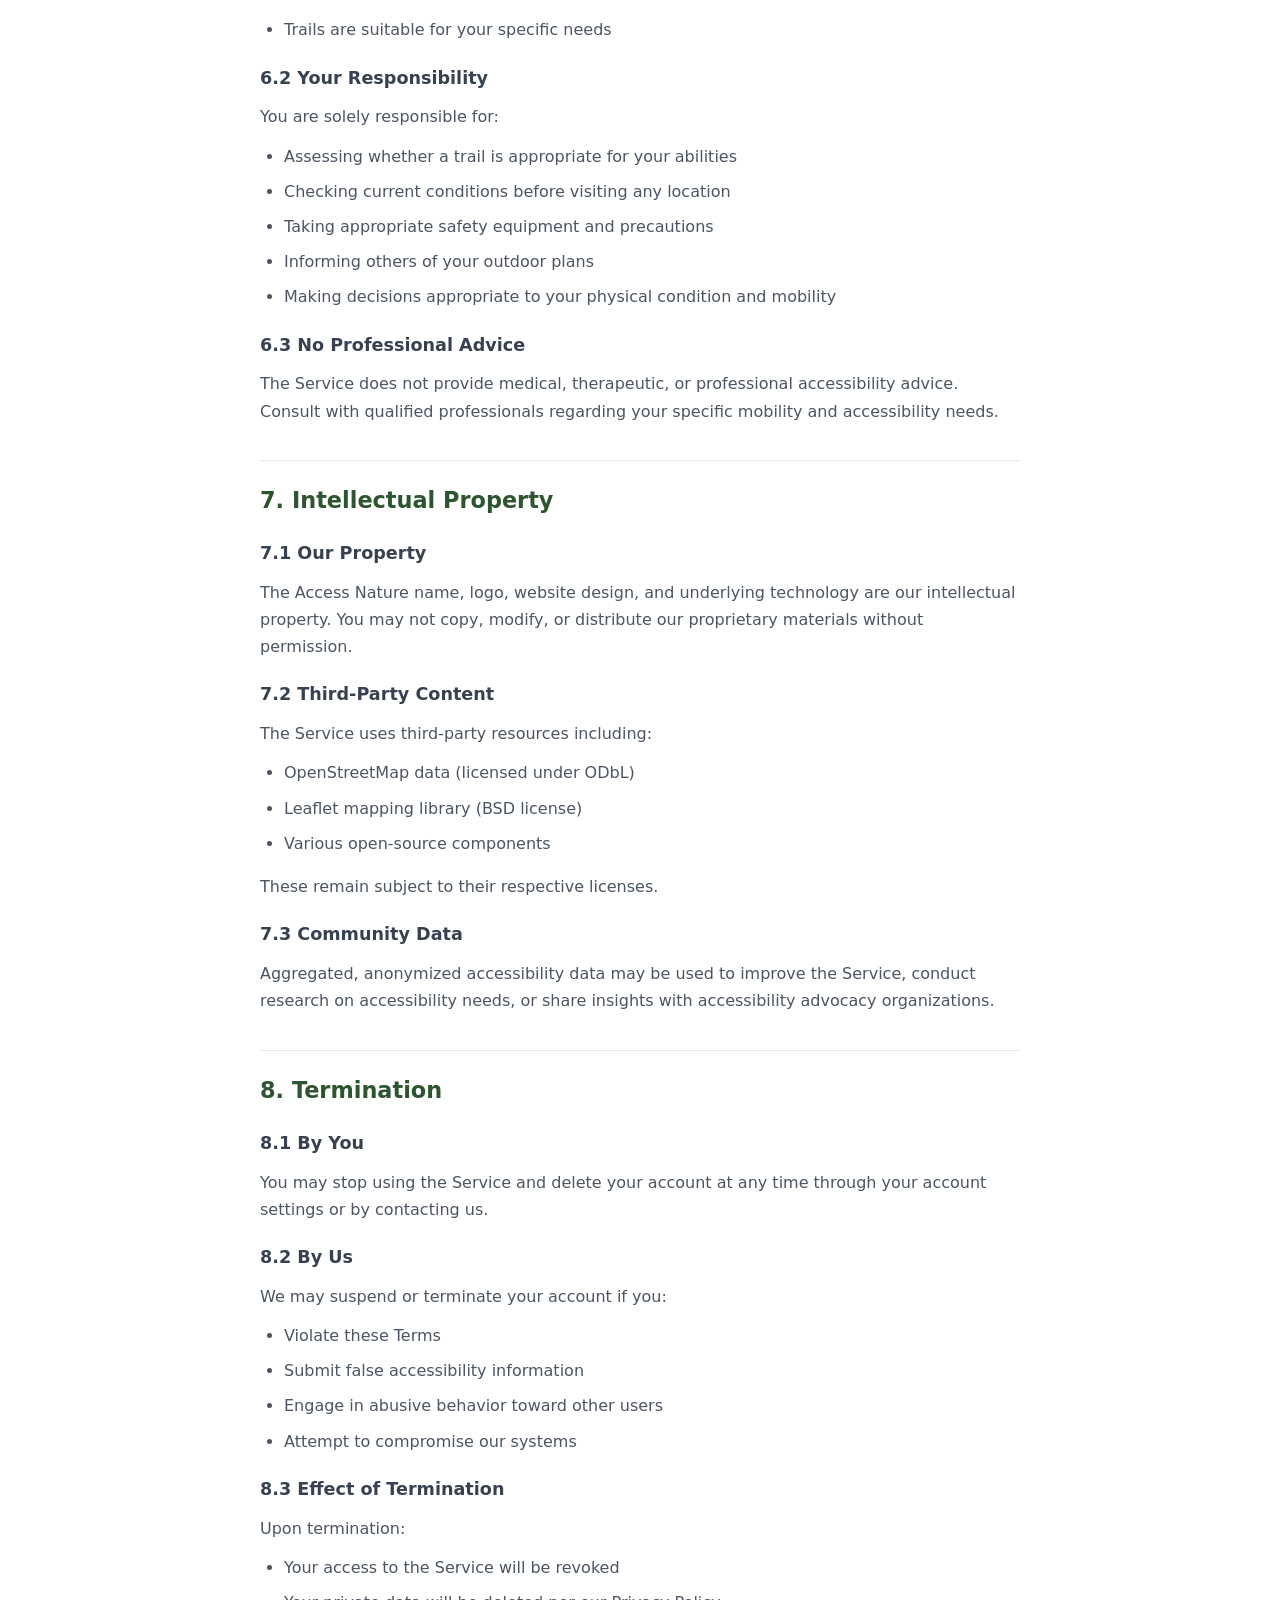
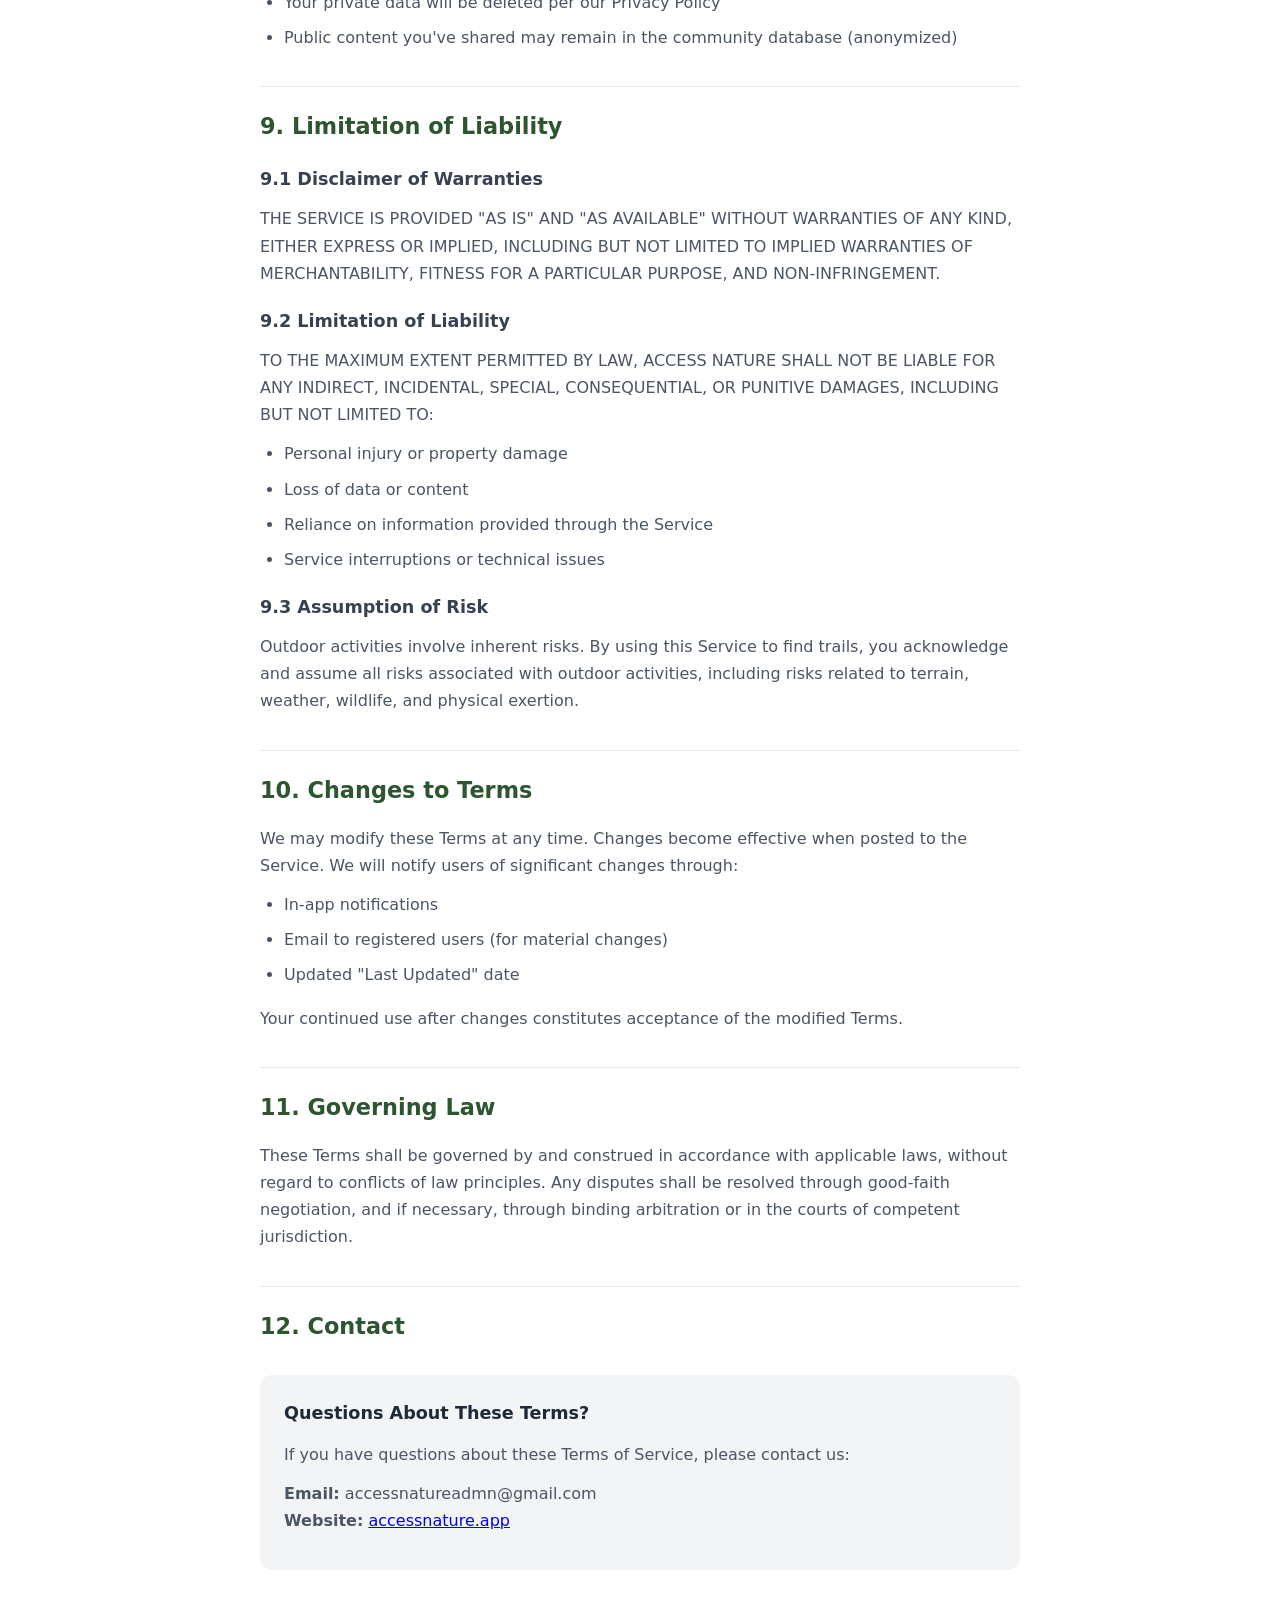
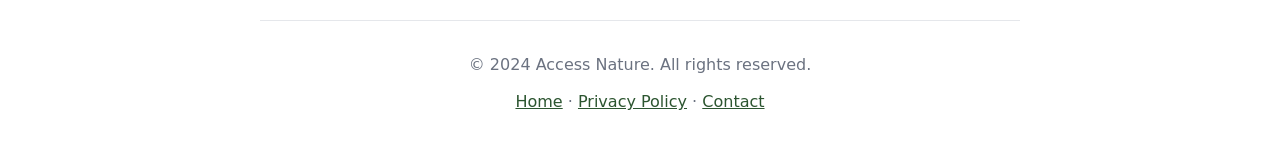
<file: terms.html>
<!DOCTYPE html>
<html lang="en">
<head>
  <meta charset="UTF-8">
  <meta name="viewport" content="width=device-width, initial-scale=1.0">
  <title>Terms of Service - Access Nature</title>
  <link rel="stylesheet" href="src/css/landing.css">
  <link rel="manifest" href="manifest.json">
  <link rel="icon" type="image/svg+xml" href="src/assets/icon.svg">
  <style>
    .legal-container {
      max-width: 800px;
      margin: 0 auto;
      padding: 40px 20px;
      font-family: system-ui, -apple-system, sans-serif;
      line-height: 1.7;
      color: #1f2937;
    }
    
    .legal-header {
      text-align: center;
      margin-bottom: 40px;
      padding-bottom: 30px;
      border-bottom: 2px solid #e5e7eb;
    }
    
    .legal-header h1 {
      color: #2c5530;
      font-size: 2.2rem;
      margin: 0 0 10px 0;
    }
    
    .legal-header .last-updated {
      color: #6b7280;
      font-size: 0.9rem;
    }
    
    .legal-nav {
      background: #f9fafb;
      padding: 20px;
      border-radius: 12px;
      margin-bottom: 30px;
    }
    
    .legal-nav h3 {
      margin: 0 0 12px 0;
      font-size: 0.9rem;
      color: #6b7280;
      text-transform: uppercase;
      letter-spacing: 0.5px;
    }
    
    .legal-nav ul {
      margin: 0;
      padding: 0;
      list-style: none;
      display: grid;
      grid-template-columns: repeat(auto-fit, minmax(200px, 1fr));
      gap: 8px;
    }
    
    .legal-nav a {
      color: #2c5530;
      text-decoration: none;
      font-size: 0.95rem;
    }
    
    .legal-nav a:hover {
      text-decoration: underline;
    }
    
    .legal-section {
      margin-bottom: 35px;
    }
    
    .legal-section h2 {
      color: #2c5530;
      font-size: 1.4rem;
      margin: 0 0 16px 0;
      padding-top: 20px;
      border-top: 1px solid #e5e7eb;
    }
    
    .legal-section h3 {
      color: #374151;
      font-size: 1.1rem;
      margin: 20px 0 10px 0;
    }
    
    .legal-section p {
      margin: 0 0 12px 0;
      color: #4b5563;
    }
    
    .legal-section ul, .legal-section ol {
      margin: 0 0 16px 0;
      padding-left: 24px;
      color: #4b5563;
    }
    
    .legal-section li {
      margin-bottom: 8px;
    }
    
    .highlight-box {
      background: #f0fdf4;
      border: 1px solid #86efac;
      border-radius: 10px;
      padding: 16px 20px;
      margin: 16px 0;
    }
    
    .highlight-box.warning {
      background: #fef3c7;
      border-color: #fcd34d;
    }
    
    .highlight-box.important {
      background: #fef2f2;
      border-color: #fca5a5;
    }
    
    .back-link {
      display: inline-flex;
      align-items: center;
      gap: 8px;
      color: #2c5530;
      text-decoration: none;
      font-weight: 500;
      margin-bottom: 20px;
    }
    
    .back-link:hover {
      text-decoration: underline;
    }
    
    .contact-box {
      background: #f3f4f6;
      border-radius: 12px;
      padding: 24px;
      margin-top: 30px;
    }
    
    .contact-box h3 {
      margin: 0 0 12px 0;
      color: #1f2937;
    }
    
    @media (max-width: 640px) {
      .legal-container {
        padding: 20px 16px;
      }
      
      .legal-header h1 {
        font-size: 1.8rem;
      }
      
      .legal-nav ul {
        grid-template-columns: 1fr;
      }
    }
  </style>
  
  <!-- Analytics & Error Monitoring -->
  <script src="src/utils/monitoring.js" defer></script>
</head>
<body>
  <div class="legal-container">
    <a href="index.html" class="back-link">← Back to Access Nature</a>
    
    <header class="legal-header">
      <h1>📜 Terms of Service</h1>
      <p class="last-updated">Last Updated: December 2024</p>
    </header>
    
    <nav class="legal-nav">
      <h2>Contents</h2>
      <ul>
        <li><a href="#acceptance">Acceptance of Terms</a></li>
        <li><a href="#description">Service Description</a></li>
        <li><a href="#accounts">User Accounts</a></li>
        <li><a href="#acceptable-use">Acceptable Use</a></li>
        <li><a href="#content">User Content</a></li>
        <li><a href="#safety">Safety & Disclaimers</a></li>
        <li><a href="#intellectual-property">Intellectual Property</a></li>
        <li><a href="#termination">Termination</a></li>
        <li><a href="#liability">Limitation of Liability</a></li>
        <li><a href="#changes">Changes to Terms</a></li>
        <li><a href="#governing-law">Governing Law</a></li>
        <li><a href="#contact">Contact</a></li>
      </ul>
    </nav>
    
    <section class="legal-section" id="acceptance">
      <h2>1. Acceptance of Terms</h2>
      <p>By accessing or using Access Nature ("the Service"), you agree to be bound by these Terms of Service ("Terms"). If you do not agree to these Terms, please do not use the Service.</p>
      <p>These Terms constitute a legally binding agreement between you and Access Nature ("we," "us," or "our"). You must be at least 13 years old to use this Service.</p>
    </section>
    
    <section class="legal-section" id="description">
      <h2>2. Service Description</h2>
      <p>Access Nature is an accessibility mapping platform that enables users to:</p>
      <ul>
        <li>Record and track hiking trails and outdoor routes</li>
        <li>Document accessibility features and barriers</li>
        <li>Share trail guides with the community</li>
        <li>Report accessibility issues for community awareness</li>
        <li>Find accessible trails based on mobility needs</li>
      </ul>
      <p>The Service is provided as a community resource and is currently offered free of charge during our beta period.</p>
    </section>
    
    <section class="legal-section" id="accounts">
      <h2>3. User Accounts</h2>
      
      <h3>3.1 Account Creation</h3>
      <p>To access certain features, you must create an account. You agree to:</p>
      <ul>
        <li>Provide accurate and complete information</li>
        <li>Maintain the security of your account credentials</li>
        <li>Notify us immediately of any unauthorized access</li>
        <li>Accept responsibility for all activities under your account</li>
      </ul>
      
      <h3>3.2 Account Security</h3>
      <p>You are responsible for maintaining the confidentiality of your password and account. We are not liable for any loss or damage arising from your failure to protect your account.</p>
    </section>
    
    <section class="legal-section" id="acceptable-use">
      <h2>4. Acceptable Use</h2>
      <p>You agree NOT to use the Service to:</p>
      <ul>
        <li>Submit false, misleading, or inaccurate accessibility information</li>
        <li>Harass, abuse, or harm other users</li>
        <li>Impersonate any person or entity</li>
        <li>Upload malicious software or content</li>
        <li>Attempt to gain unauthorized access to our systems</li>
        <li>Use automated systems to scrape or collect data</li>
        <li>Interfere with the proper functioning of the Service</li>
        <li>Violate any applicable laws or regulations</li>
        <li>Share content that is illegal, defamatory, or infringes on others' rights</li>
      </ul>
      
      <div class="highlight-box">
        <strong>Community Trust:</strong> The accessibility community relies on accurate information. Deliberately providing false accessibility data undermines the safety and independence of people with disabilities and may result in immediate account termination.
      </div>
    </section>
    
    <section class="legal-section" id="content">
      <h2>5. User Content</h2>
      
      <h3>5.1 Your Content</h3>
      <p>You retain ownership of content you create, including trail recordings, photos, descriptions, and accessibility surveys ("User Content"). By submitting User Content, you grant us a non-exclusive, worldwide, royalty-free license to use, display, and distribute your content as part of the Service.</p>
      
      <h3>5.2 Public Content</h3>
      <p>When you make trail guides or reports "public," you understand that:</p>
      <ul>
        <li>Other users can view and benefit from your content</li>
        <li>Your display name will be associated with the content</li>
        <li>The content contributes to a community accessibility database</li>
        <li>You can change content to "private" at any time</li>
      </ul>
      
      <h3>5.3 Content Removal</h3>
      <p>We reserve the right to remove content that violates these Terms or is reported by users as inaccurate or harmful. You may also delete your own content at any time through your account settings.</p>
    </section>
    
    <section class="legal-section" id="safety">
      <h2>6. Safety & Disclaimers</h2>
      
      <div class="highlight-box important">
        <strong>⚠️ IMPORTANT SAFETY NOTICE</strong>
        <p style="margin: 10px 0 0 0;">Access Nature provides information submitted by community members. Trail conditions, accessibility features, and barriers can change at any time. Always exercise your own judgment and take appropriate safety precautions when visiting outdoor locations.</p>
      </div>
      
      <h3>6.1 Trail Information</h3>
      <p>While we strive for accuracy, we cannot guarantee that:</p>
      <ul>
        <li>Trail accessibility information is current or complete</li>
        <li>Reported conditions remain unchanged</li>
        <li>All hazards or barriers have been documented</li>
        <li>Trails are suitable for your specific needs</li>
      </ul>
      
      <h3>6.2 Your Responsibility</h3>
      <p>You are solely responsible for:</p>
      <ul>
        <li>Assessing whether a trail is appropriate for your abilities</li>
        <li>Checking current conditions before visiting any location</li>
        <li>Taking appropriate safety equipment and precautions</li>
        <li>Informing others of your outdoor plans</li>
        <li>Making decisions appropriate to your physical condition and mobility</li>
      </ul>
      
      <h3>6.3 No Professional Advice</h3>
      <p>The Service does not provide medical, therapeutic, or professional accessibility advice. Consult with qualified professionals regarding your specific mobility and accessibility needs.</p>
    </section>
    
    <section class="legal-section" id="intellectual-property">
      <h2>7. Intellectual Property</h2>
      
      <h3>7.1 Our Property</h3>
      <p>The Access Nature name, logo, website design, and underlying technology are our intellectual property. You may not copy, modify, or distribute our proprietary materials without permission.</p>
      
      <h3>7.2 Third-Party Content</h3>
      <p>The Service uses third-party resources including:</p>
      <ul>
        <li>OpenStreetMap data (licensed under ODbL)</li>
        <li>Leaflet mapping library (BSD license)</li>
        <li>Various open-source components</li>
      </ul>
      <p>These remain subject to their respective licenses.</p>
      
      <h3>7.3 Community Data</h3>
      <p>Aggregated, anonymized accessibility data may be used to improve the Service, conduct research on accessibility needs, or share insights with accessibility advocacy organizations.</p>
    </section>
    
    <section class="legal-section" id="termination">
      <h2>8. Termination</h2>
      
      <h3>8.1 By You</h3>
      <p>You may stop using the Service and delete your account at any time through your account settings or by contacting us.</p>
      
      <h3>8.2 By Us</h3>
      <p>We may suspend or terminate your account if you:</p>
      <ul>
        <li>Violate these Terms</li>
        <li>Submit false accessibility information</li>
        <li>Engage in abusive behavior toward other users</li>
        <li>Attempt to compromise our systems</li>
      </ul>
      
      <h3>8.3 Effect of Termination</h3>
      <p>Upon termination:</p>
      <ul>
        <li>Your access to the Service will be revoked</li>
        <li>Your private data will be deleted per our Privacy Policy</li>
        <li>Public content you've shared may remain in the community database (anonymized)</li>
      </ul>
    </section>
    
    <section class="legal-section" id="liability">
      <h2>9. Limitation of Liability</h2>
      
      <h3>9.1 Disclaimer of Warranties</h3>
      <p>THE SERVICE IS PROVIDED "AS IS" AND "AS AVAILABLE" WITHOUT WARRANTIES OF ANY KIND, EITHER EXPRESS OR IMPLIED, INCLUDING BUT NOT LIMITED TO IMPLIED WARRANTIES OF MERCHANTABILITY, FITNESS FOR A PARTICULAR PURPOSE, AND NON-INFRINGEMENT.</p>
      
      <h3>9.2 Limitation of Liability</h3>
      <p>TO THE MAXIMUM EXTENT PERMITTED BY LAW, ACCESS NATURE SHALL NOT BE LIABLE FOR ANY INDIRECT, INCIDENTAL, SPECIAL, CONSEQUENTIAL, OR PUNITIVE DAMAGES, INCLUDING BUT NOT LIMITED TO:</p>
      <ul>
        <li>Personal injury or property damage</li>
        <li>Loss of data or content</li>
        <li>Reliance on information provided through the Service</li>
        <li>Service interruptions or technical issues</li>
      </ul>
      
      <h3>9.3 Assumption of Risk</h3>
      <p>Outdoor activities involve inherent risks. By using this Service to find trails, you acknowledge and assume all risks associated with outdoor activities, including risks related to terrain, weather, wildlife, and physical exertion.</p>
    </section>
    
    <section class="legal-section" id="changes">
      <h2>10. Changes to Terms</h2>
      <p>We may modify these Terms at any time. Changes become effective when posted to the Service. We will notify users of significant changes through:</p>
      <ul>
        <li>In-app notifications</li>
        <li>Email to registered users (for material changes)</li>
        <li>Updated "Last Updated" date</li>
      </ul>
      <p>Your continued use after changes constitutes acceptance of the modified Terms.</p>
    </section>
    
    <section class="legal-section" id="governing-law">
      <h2>11. Governing Law</h2>
      <p>These Terms shall be governed by and construed in accordance with applicable laws, without regard to conflicts of law principles. Any disputes shall be resolved through good-faith negotiation, and if necessary, through binding arbitration or in the courts of competent jurisdiction.</p>
    </section>
    
    <section class="legal-section" id="contact">
      <h2>12. Contact</h2>
      <div class="contact-box">
        <h3>Questions About These Terms?</h3>
        <p>If you have questions about these Terms of Service, please contact us:</p>
        <p>
          <strong>Email:</strong> accessnatureadmn@gmail.com<br>
          <strong>Website:</strong> <a href="index.html">accessnature.app</a>
        </p>
      </div>
    </section>
    
    <footer style="margin-top: 50px; padding-top: 30px; border-top: 1px solid #e5e7eb; text-align: center; color: #6b7280;">
      <p>© 2024 Access Nature. All rights reserved.</p>
      <p style="margin-top: 10px;">
        <a href="index.html" style="color: #2c5530;">Home</a> · 
        <a href="privacy.html" style="color: #2c5530;">Privacy Policy</a> · 
        <a href="index.html#contact" style="color: #2c5530;">Contact</a>
      </p>
    </footer>
  </div>
</body>
</html>
</file>
<file: src/css/landing.css>
/* Landing Page Styles */

* {
  margin: 0;
  padding: 0;
  box-sizing: border-box;
}

body {
  font-family: -apple-system, BlinkMacSystemFont, 'Segoe UI', Roboto, sans-serif;
  line-height: 1.6;
  color: #333;
  overflow-x: hidden;
}

/* Hero Section */
.hero-section {
  position: relative;
  height: 100vh;
  display: flex;
  align-items: center;
  justify-content: center;
  text-align: center;
  color: white;
  overflow: hidden;
}

.hero-background {
  position: absolute;
  top: 0;
  left: 0;
  right: 0;
  bottom: 0;
  background: linear-gradient(135deg, #667eea 0%, #764ba2 50%, #4a7c59 100%);
  animation: gradientShift 8s ease-in-out infinite;
}

@keyframes gradientShift {
  0%, 100% { background: linear-gradient(135deg, #667eea 0%, #764ba2 50%, #4a7c59 100%); }
  33% { background: linear-gradient(135deg, #4a7c59 0%, #667eea 50%, #764ba2 100%); }
  66% { background: linear-gradient(135deg, #764ba2 0%, #4a7c59 50%, #667eea 100%); }
}

.hero-content {
  position: relative;
  z-index: 2;
  max-width: 800px;
  padding: 0 20px;
  animation: fadeInUp 1.2s ease;
}

@keyframes fadeInUp {
  from {
    opacity: 0;
    transform: translateY(30px);
  }
  to {
    opacity: 1;
    transform: translateY(0);
  }
}

.hero-title {
  font-size: 4rem;
  font-weight: 700;
  margin-bottom: 20px;
  text-shadow: 0 4px 15px rgba(0, 0, 0, 0.3);
}

.hero-subtitle {
  font-size: 1.5rem;
  margin-bottom: 40px;
  opacity: 0.95;
  font-weight: 300;
}

.auth-status-landing {
  display: inline-block;
  background: rgba(255, 255, 255, 0.2);
  backdrop-filter: blur(10px);
  border-radius: 25px;
  padding: 15px 25px;
  border: 1px solid rgba(255, 255, 255, 0.3);
}

/* Main Navigation Cards */
.main-navigation {
  padding: 100px 20px;
  background: linear-gradient(180deg, #f8f9fa 0%, #e9ecef 100%);
}

.nav-container {
  max-width: 1200px;
  margin: 0 auto;
  display: grid;
  grid-template-columns: 1fr 1fr;
  gap: 60px;
}

.nav-card {
  background: white;
  border-radius: 20px;
  padding: 40px;
  box-shadow: 0 20px 40px rgba(0, 0, 0, 0.1);
  transition: all 0.3s ease;
  position: relative;
  overflow: hidden;
}

.nav-card::before {
  content: '';
  position: absolute;
  top: 0;
  left: 0;
  right: 0;
  height: 5px;
  background: linear-gradient(90deg, #667eea 0%, #764ba2 100%);
}

.nav-card:hover {
  transform: translateY(-10px);
  box-shadow: 0 30px 60px rgba(0, 0, 0, 0.15);
}

.discover-card::before {
  background: linear-gradient(90deg, #4a7c59 0%, #2c5530 100%);
}

.track-card::before {
  background: linear-gradient(90deg, #667eea 0%, #764ba2 100%);
}

.nav-card-icon {
  font-size: 4rem;
  margin-bottom: 20px;
  opacity: 0.8;
}

.nav-card h2 {
  font-size: 2rem;
  margin-bottom: 15px;
  color: #2c3e50;
  font-weight: 600;
}

.nav-card p {
  font-size: 1.1rem;
  color: #666;
  margin-bottom: 25px;
  line-height: 1.6;
}

.nav-card-features {
  display: flex;
  flex-wrap: wrap;
  gap: 10px;
  margin-bottom: 30px;
}

.feature-tag {
  background: linear-gradient(135deg, #e8f5e8 0%, #d4edda 100%);
  color: #155724;
  padding: 8px 15px;
  border-radius: 20px;
  font-size: 0.9rem;
  font-weight: 500;
  border: 1px solid rgba(21, 87, 36, 0.1);
}

.nav-card-button {
  width: 100%;
  padding: 18px;
  border: none;
  border-radius: 15px;
  font-size: 1.1rem;
  font-weight: 600;
  cursor: pointer;
  transition: all 0.3s ease;
  text-transform: none;
  margin-bottom: 20px;
}

.nav-card-button.primary {
  background: linear-gradient(135deg, #4a7c59 0%, #2c5530 100%);
  color: white;
}

.nav-card-button.primary:hover {
  background: linear-gradient(135deg, #3d6b47 0%, #1f3d24 100%);
  transform: translateY(-2px);
  box-shadow: 0 10px 25px rgba(74, 124, 89, 0.4);
}

.nav-card-button.secondary {
  background: linear-gradient(135deg, #667eea 0%, #764ba2 100%);
  color: white;
}

.nav-card-button.secondary:hover {
  background: linear-gradient(135deg, #5a6fd8 0%, #6a4190 100%);
  transform: translateY(-2px);
  box-shadow: 0 10px 25px rgba(102, 126, 234, 0.4);
}

/* Quick Search */
.quick-search {
  display: flex;
  gap: 10px;
  margin-top: 15px;
}

.quick-search input {
  flex: 1;
  padding: 12px 18px;
  border: 2px solid #e1e5e9;
  border-radius: 25px;
  font-size: 1rem;
  transition: all 0.3s ease;
}

.quick-search input:focus {
  outline: none;
  border-color: #4a7c59;
  box-shadow: 0 0 0 3px rgba(74, 124, 89, 0.1);
}

.search-btn {
  padding: 12px 24px;
  background: linear-gradient(135deg, #4a7c59 0%, #2c5530 100%);
  color: white;
  border: none;
  border-radius: 25px;
  font-weight: 600;
  cursor: pointer;
  transition: all 0.3s ease;
}

.search-btn:hover {
  transform: translateY(-1px);
  box-shadow: 0 5px 15px rgba(74, 124, 89, 0.3);
}

/* Tracker Stats */
.tracker-stats {
  display: grid;
  grid-template-columns: 1fr 1fr;
  gap: 20px;
  margin-top: 15px;
}

.stat-item {
  text-align: center;
  padding: 15px;
  background: linear-gradient(135deg, #f8f9fa 0%, #e9ecef 100%);
  border-radius: 12px;
}

.stat-number {
  display: block;
  font-size: 1.8rem;
  font-weight: bold;
  color: #667eea;
}

.stat-label {
  font-size: 0.9rem;
  color: #666;
  text-transform: uppercase;
  letter-spacing: 1px;
}

/* Community Section */
.community-section {
  padding: 80px 20px;
  background: linear-gradient(135deg, #2c5530 0%, #4a7c59 100%);
  color: white;
  text-align: center;
}

.community-container {
  max-width: 1000px;
  margin: 0 auto;
}

.community-section h3 {
  font-size: 2.5rem;
  margin-bottom: 50px;
  font-weight: 600;
}

.community-stats {
  display: grid;
  grid-template-columns: repeat(auto-fit, minmax(200px, 1fr));
  gap: 40px;
}

.community-stat {
  text-align: center;
}

.stat-big {
  display: block;
  font-size: 3rem;
  font-weight: bold;
  margin-bottom: 10px;
  color: #a8e6a3;
}

.stat-desc {
  font-size: 1.1rem;
  opacity: 0.9;
}

/* My Trails Section */
.my-trails-section {
  padding: 60px 20px;
  background: linear-gradient(135deg, #faf5ff 0%, #f3e8ff 100%);
}

.my-trails-container {
  max-width: 1200px;
  margin: 0 auto;
}

.my-trails-header {
  display: flex;
  justify-content: space-between;
  align-items: center;
  margin-bottom: 24px;
}

.my-trails-header h3 {
  font-size: 1.8rem;
  color: #2c3e50;
  margin: 0;
  font-weight: 600;
}

.new-trail-btn {
  background: linear-gradient(135deg, #8b5cf6, #6d28d9);
  color: white;
  padding: 10px 20px;
  border-radius: 25px;
  text-decoration: none;
  font-weight: 500;
  transition: all 0.3s ease;
  box-shadow: 0 4px 12px rgba(109, 40, 217, 0.3);
}

.new-trail-btn:hover {
  transform: translateY(-2px);
  box-shadow: 0 6px 16px rgba(109, 40, 217, 0.4);
}

.my-trails-stats {
  display: flex;
  gap: 24px;
  margin-bottom: 24px;
  flex-wrap: wrap;
}

.my-stat-card {
  background: white;
  padding: 16px 24px;
  border-radius: 12px;
  box-shadow: 0 2px 8px rgba(0,0,0,0.06);
  display: flex;
  align-items: center;
  gap: 12px;
}

.my-stat-card .icon {
  font-size: 1.5rem;
}

.my-stat-card .value {
  font-size: 1.5rem;
  font-weight: 700;
  color: #2c3e50;
}

.my-stat-card .label {
  font-size: 0.85rem;
  color: #6b7280;
}

.my-trails-grid {
  display: grid;
  grid-template-columns: repeat(auto-fill, minmax(280px, 1fr));
  gap: 20px;
  margin-bottom: 24px;
}

.my-trail-card {
  background: white;
  border-radius: 16px;
  overflow: hidden;
  box-shadow: 0 4px 12px rgba(0,0,0,0.08);
  transition: all 0.3s ease;
  cursor: pointer;
}

.my-trail-card:hover {
  transform: translateY(-4px);
  box-shadow: 0 8px 24px rgba(0,0,0,0.12);
}

.my-trail-card .card-image {
  height: 140px;
  background: linear-gradient(135deg, #2c5530, #4a7c59);
  display: flex;
  align-items: center;
  justify-content: center;
  color: white;
  font-size: 3rem;
  position: relative;
}

.my-trail-card .card-image img {
  width: 100%;
  height: 100%;
  object-fit: cover;
}

.my-trail-card .visibility-badge {
  position: absolute;
  top: 10px;
  right: 10px;
  background: rgba(0,0,0,0.5);
  color: white;
  padding: 4px 10px;
  border-radius: 12px;
  font-size: 0.75rem;
  font-weight: 500;
}

.my-trail-card .card-content {
  padding: 16px;
}

.my-trail-card .card-title {
  font-size: 1.1rem;
  font-weight: 600;
  color: #2c3e50;
  margin-bottom: 8px;
  white-space: nowrap;
  overflow: hidden;
  text-overflow: ellipsis;
}

.my-trail-card .card-meta {
  display: flex;
  gap: 16px;
  font-size: 0.85rem;
  color: #6b7280;
  margin-bottom: 12px;
}

.my-trail-card .card-date {
  font-size: 0.8rem;
  color: #9ca3af;
}

.my-trails-empty {
  text-align: center;
  padding: 60px 20px;
  background: white;
  border-radius: 16px;
  box-shadow: 0 2px 8px rgba(0,0,0,0.06);
}

.my-trails-empty p {
  font-size: 1.2rem;
  color: #6b7280;
  margin-bottom: 20px;
}

.start-trail-btn {
  display: inline-block;
  background: linear-gradient(135deg, #2c5530, #4a7c59);
  color: white;
  padding: 14px 32px;
  border-radius: 30px;
  text-decoration: none;
  font-weight: 500;
  font-size: 1.1rem;
  transition: all 0.3s ease;
}

.start-trail-btn:hover {
  transform: translateY(-2px);
  box-shadow: 0 6px 16px rgba(44, 85, 48, 0.4);
}

.view-all-btn {
  display: block;
  width: 100%;
  max-width: 300px;
  margin: 0 auto;
  padding: 14px 24px;
  background: white;
  border: 2px solid #8b5cf6;
  color: #8b5cf6;
  border-radius: 30px;
  font-size: 1rem;
  font-weight: 500;
  cursor: pointer;
  transition: all 0.3s ease;
}

.view-all-btn:hover {
  background: #8b5cf6;
  color: white;
}

.my-trails-actions {
  text-align: center;
  margin-top: 24px;
}

.view-guides-btn {
  display: inline-block;
  background: linear-gradient(135deg, #2c5530, #4a7c59);
  color: white;
  padding: 14px 32px;
  border-radius: 30px;
  border: none;
  font-size: 1.1rem;
  font-weight: 500;
  cursor: pointer;
  transition: all 0.3s ease;
  box-shadow: 0 4px 12px rgba(44, 85, 48, 0.3);
}

.view-guides-btn:hover {
  transform: translateY(-2px);
  box-shadow: 0 6px 16px rgba(44, 85, 48, 0.4);
}

.view-guides-btn:disabled {
  opacity: 0.6;
  cursor: not-allowed;
  transform: none;
}

/* Featured Section */
.featured-section {
  padding: 80px 20px;
  background: white;
}

.featured-container {
  max-width: 1200px;
  margin: 0 auto;
  text-align: center;
}

.featured-section h3 {
  font-size: 2.5rem;
  margin-bottom: 50px;
  color: #2c3e50;
  font-weight: 600;
}

.featured-grid {
  display: grid;
  grid-template-columns: repeat(auto-fit, minmax(350px, 1fr));
  gap: 30px;
  margin-bottom: 40px;
}

.featured-trail {
  background: white;
  border-radius: 15px;
  overflow: hidden;
  box-shadow: 0 10px 30px rgba(0, 0, 0, 0.1);
  transition: all 0.3s ease;
  border: 1px solid #e9ecef;
}

.featured-trail:hover {
  transform: translateY(-5px);
  box-shadow: 0 20px 40px rgba(0, 0, 0, 0.15);
}

.trail-image {
  height: 200px;
  background: linear-gradient(135deg, #667eea 0%, #764ba2 100%);
  display: flex;
  align-items: center;
  justify-content: center;
  font-size: 3rem;
  color: white;
}

.trail-info {
  padding: 25px;
  text-align: left;
}

.trail-name {
  font-size: 1.4rem;
  font-weight: 600;
  margin-bottom: 10px;
  color: #2c3e50;
}

.trail-meta {
  display: flex;
  gap: 15px;
  margin-bottom: 15px;
  font-size: 0.9rem;
  color: #666;
}

.trail-accessibility {
  display: flex;
  flex-wrap: wrap;
  gap: 8px;
  margin-bottom: 15px;
}

.accessibility-badge {
  background: linear-gradient(135deg, #e8f5e8 0%, #d4edda 100%);
  color: #155724;
  padding: 4px 12px;
  border-radius: 15px;
  font-size: 0.8rem;
  font-weight: 500;
}

.trail-stats {
  display: flex;
  justify-content: space-between;
  margin-bottom: 20px;
  font-size: 0.9rem;
  color: #666;
}

.view-trail-btn {
  width: 100%;
  padding: 12px;
  background: linear-gradient(135deg, #4a7c59 0%, #2c5530 100%);
  color: white;
  border: none;
  border-radius: 10px;
  font-weight: 600;
  cursor: pointer;
  transition: all 0.3s ease;
}

.view-trail-btn:hover {
  background: linear-gradient(135deg, #3d6b47 0%, #1f3d24 100%);
  transform: translateY(-1px);
}

.load-more-btn {
  padding: 15px 40px;
  background: transparent;
  color: #4a7c59;
  border: 2px solid #4a7c59;
  border-radius: 25px;
  font-weight: 600;
  cursor: pointer;
  transition: all 0.3s ease;
}

.load-more-btn:hover {
  background: #4a7c59;
  color: white;
  transform: translateY(-2px);
}

/* Footer Section */
.footer-section {
  background: #2c3e50;
  color: white;
  padding: 60px 20px 20px;
}

.footer-container {
  max-width: 1200px;
  margin: 0 auto;
}

.footer-content {
  display: grid;
  grid-template-columns: 1fr 1fr;
  gap: 40px;
  margin-bottom: 40px;
}

.footer-brand h4 {
  font-size: 1.5rem;
  margin-bottom: 10px;
  color: #a8e6a3;
}

.footer-brand p {
  opacity: 0.8;
  line-height: 1.6;
}

.footer-links {
  display: flex;
  gap: 30px;
  align-items: center;
  justify-content: flex-end;
}

.footer-links a {
  color: white;
  text-decoration: none;
  font-weight: 500;
  transition: color 0.3s ease;
}

.footer-links a:hover {
  color: #a8e6a3;
}

.footer-bottom {
  text-align: center;
  padding-top: 20px;
  border-top: 1px solid rgba(255, 255, 255, 0.1);
  opacity: 0.7;
}

/* Trail Browser Modal */
.modal {
  position: fixed;
  top: 0;
  left: 0;
  right: 0;
  bottom: 0;
  z-index: 3000;
  display: flex;
  align-items: center;
  justify-content: center;
  animation: fadeIn 0.3s ease;
}

.modal-backdrop {
  position: absolute;
  top: 0;
  left: 0;
  right: 0;
  bottom: 0;
  background: rgba(0, 0, 0, 0.8);
  backdrop-filter: blur(10px);
}

.modal-container {
  position: relative;
  background: white;
  border-radius: 20px;
  width: 95%;
  max-width: 1200px;
  max-height: 90vh;
  overflow: hidden;
  box-shadow: 0 25px 50px rgba(0, 0, 0, 0.3);
  animation: slideUp 0.3s ease;
}

.trail-browser {
  display: flex;
  flex-direction: column;
}

.modal-header {
  background: linear-gradient(135deg, #4a7c59 0%, #2c5530 100%);
  color: white;
  padding: 25px 30px;
  display: flex;
  justify-content: space-between;
  align-items: center;
}

.modal-header h2 {
  margin: 0;
  font-size: 1.8rem;
}

.modal-close {
  background: rgba(255, 255, 255, 0.2);
  color: white;
  border: none;
  width: 40px;
  height: 40px;
  border-radius: 50%;
  font-size: 20px;
  cursor: pointer;
  transition: all 0.3s ease;
}

.modal-close:hover {
  background: rgba(255, 255, 255, 0.3);
  transform: rotate(90deg);
}

.modal-content {
  padding: 0;
  overflow-y: auto;
  flex: 1;
}

/* Search Section */
.search-section {
  padding: 30px;
  background: #f8f9fa;
  border-bottom: 1px solid #e9ecef;
}

.search-bar {
  display: flex;
  gap: 15px;
  margin-bottom: 25px;
}

.search-bar input {
  flex: 1;
  padding: 15px 20px;
  border: 2px solid #e1e5e9;
  border-radius: 12px;
  font-size: 1rem;
  transition: all 0.3s ease;
}

.search-bar input:focus {
  outline: none;
  border-color: #4a7c59;
  box-shadow: 0 0 0 3px rgba(74, 124, 89, 0.1);
}

.search-button {
  padding: 15px 30px;
  background: linear-gradient(135deg, #4a7c59 0%, #2c5530 100%);
  color: white;
  border: none;
  border-radius: 12px;
  font-weight: 600;
  cursor: pointer;
  transition: all 0.3s ease;
  white-space: nowrap;
}

.search-button:hover {
  background: linear-gradient(135deg, #3d6b47 0%, #1f3d24 100%);
  transform: translateY(-1px);
}

.filters-section h4 {
  margin-bottom: 15px;
  color: #2c3e50;
  font-size: 1.2rem;
}

.filter-grid {
  display: grid;
  grid-template-columns: repeat(auto-fit, minmax(200px, 1fr));
  gap: 15px;
  align-items: center;
}

.filter-grid select {
  padding: 12px 15px;
  border: 2px solid #e1e5e9;
  border-radius: 10px;
  background: white;
  font-size: 1rem;
  cursor: pointer;
  transition: all 0.3s ease;
}

.filter-grid select:focus {
  outline: none;
  border-color: #4a7c59;
}

.filter-apply-btn {
  padding: 12px 25px;
  background: linear-gradient(135deg, #667eea 0%, #764ba2 100%);
  color: white;
  border: none;
  border-radius: 10px;
  font-weight: 600;
  cursor: pointer;
  transition: all 0.3s ease;
}

.filter-apply-btn:hover {
  background: linear-gradient(135deg, #5a6fd8 0%, #6a4190 100%);
  transform: translateY(-1px);
}

/* Results Section */
.results-section {
  padding: 30px;
}

.results-header {
  display: flex;
  justify-content: space-between;
  align-items: center;
  margin-bottom: 25px;
  padding-bottom: 15px;
  border-bottom: 2px solid #e9ecef;
}

.results-header h4 {
  color: #2c3e50;
  font-size: 1.4rem;
  margin: 0;
}

#resultsCount {
  color: #666;
  font-size: 1rem;
}

.trail-results-grid {
  display: grid;
  grid-template-columns: repeat(auto-fill, minmax(350px, 1fr));
  gap: 25px;
  margin-bottom: 30px;
}

.trail-result-card {
  background: white;
  border: 2px solid #e9ecef;
  border-radius: 15px;
  overflow: hidden;
  transition: all 0.3s ease;
  cursor: pointer;
}

.trail-result-card:hover {
  border-color: #4a7c59;
  transform: translateY(-3px);
  box-shadow: 0 10px 25px rgba(74, 124, 89, 0.15);
}

.trail-result-header {
  padding: 20px;
  background: linear-gradient(135deg, #f8f9fa 0%, #e9ecef 100%);
}

.trail-result-name {
  font-size: 1.3rem;
  font-weight: 600;
  color: #2c3e50;
  margin-bottom: 8px;
}

.trail-result-author {
  font-size: 0.9rem;
  color: #666;
  margin-bottom: 10px;
}

.trail-result-date {
  font-size: 0.8rem;
  color: #888;
}

.trail-result-body {
  padding: 20px;
}

.trail-result-stats {
  display: grid;
  grid-template-columns: 1fr 1fr;
  gap: 15px;
  margin-bottom: 15px;
}

.trail-stat {
  text-align: center;
  padding: 10px;
  background: #f8f9fa;
  border-radius: 8px;
}

.trail-stat-value {
  display: block;
  font-weight: bold;
  color: #4a7c59;
  font-size: 1.1rem;
}

.trail-stat-label {
  font-size: 0.8rem;
  color: #666;
  text-transform: uppercase;
  letter-spacing: 1px;
}

.trail-accessibility-tags {
  display: flex;
  flex-wrap: wrap;
  gap: 8px;
  margin-bottom: 15px;
}

.accessibility-tag {
  background: linear-gradient(135deg, #e8f5e8 0%, #d4edda 100%);
  color: #155724;
  padding: 4px 10px;
  border-radius: 12px;
  font-size: 0.8rem;
  font-weight: 500;
}

.trail-community-stats {
  display: flex;
  justify-content: space-between;
  font-size: 0.9rem;
  color: #666;
}

.results-pagination {
  text-align: center;
  padding: 20px 0;
}

/* Loading States */
.loading {
  text-align: center;
  padding: 40px;
  font-size: 1.2rem;
  color: #666;
}

.loading::after {
  content: '⏳';
  animation: spin 1s linear infinite;
  margin-left: 10px;
}

/* Empty States */
.empty-state {
  text-align: center;
  padding: 60px 20px;
  color: #666;
}

.empty-state-icon {
  font-size: 4rem;
  margin-bottom: 20px;
  opacity: 0.5;
}

.empty-state h3 {
  font-size: 1.5rem;
  margin-bottom: 10px;
  color: #333;
}

.empty-state p {
  font-size: 1.1rem;
  margin-bottom: 20px;
}

/* Responsive Design */
@media (max-width: 1024px) {
  .nav-container {
    grid-template-columns: 1fr;
    gap: 40px;
  }
  
  .hero-title {
    font-size: 3rem;
  }
  
  .hero-subtitle {
    font-size: 1.3rem;
  }
}

@media (max-width: 768px) {
  .hero-title {
    font-size: 2.5rem;
  }
  
  .hero-subtitle {
    font-size: 1.1rem;
  }
  
  .nav-card {
    padding: 30px 25px;
  }
  
  .nav-card h2 {
    font-size: 1.8rem;
  }
  
  .community-stats {
    grid-template-columns: repeat(2, 1fr);
    gap: 25px;
  }
  
  .stat-big {
    font-size: 2.5rem;
  }
  
  .featured-grid {
    grid-template-columns: 1fr;
  }
  
  .footer-content {
    grid-template-columns: 1fr;
    text-align: center;
    gap: 20px;
  }
  
  .footer-links {
    justify-content: center;
  }
  
  .modal-container {
    width: 98%;
    height: 95vh;
  }
  
  .filter-grid {
    grid-template-columns: 1fr;
  }
  
  .trail-results-grid {
    grid-template-columns: 1fr;
  }
}

@media (max-width: 480px) {
  .hero-content {
    padding: 0 15px;
  }
  
  .hero-title {
    font-size: 2rem;
  }
  
  .nav-card {
    padding: 25px 20px;
  }
  
  .community-section h3 {
    font-size: 2rem;
  }
  
  .featured-section h3 {
    font-size: 2rem;
  }
  
  .search-bar {
    flex-direction: column;
  }
  
  .quick-search {
    flex-direction: column;
  }
}

/* Utility Classes */
.hidden {
  display: none !important;
}

.loading-spinner {
  display: inline-block;
  animation: spin 1s linear infinite;
}

@keyframes spin {
  from { transform: rotate(0deg); }
  to { transform: rotate(360deg); }
}

.fade-in {
  animation: fadeIn 0.5s ease;
}

.slide-up {
  animation: slideUp 0.5s ease;
}

@keyframes slideUp {
  from {
    transform: translateY(30px);
    opacity: 0;
  }
  to {
    transform: translateY(0);
    opacity: 1;
  }
}
/* ========== Trail Card Social Features ========== */
.trail-actions {
  display: flex;
  gap: 8px;
  margin-top: 12px;
  flex-wrap: wrap;
}

.like-trail-btn {
  display: flex;
  align-items: center;
  gap: 6px;
  padding: 8px 14px;
  background: #f3f4f6;
  border: 1px solid #e5e7eb;
  border-radius: 20px;
  font-size: 0.85rem;
  cursor: pointer;
  transition: all 0.2s;
}

.like-trail-btn:hover {
  background: #fee2e2;
  border-color: #fecaca;
}

.like-trail-btn.liked {
  background: #fee2e2;
  border-color: #f87171;
}

.like-trail-btn.pulse {
  animation: likePulse 0.3s ease;
}

@keyframes likePulse {
  0%, 100% { transform: scale(1); }
  50% { transform: scale(1.15); }
}

.like-icon {
  font-size: 1rem;
}

.like-count {
  font-weight: 600;
  color: #374151;
}

.share-trail-btn {
  padding: 8px 14px;
  background: #f3f4f6;
  border: 1px solid #e5e7eb;
  border-radius: 20px;
  font-size: 0.85rem;
  cursor: pointer;
  transition: all 0.2s;
}

.share-trail-btn:hover {
  background: #dbeafe;
  border-color: #93c5fd;
}

.view-trail-btn {
  padding: 8px 16px;
  background: linear-gradient(135deg, #2c5530, #4a7c59);
  color: white;
  border: none;
  border-radius: 20px;
  font-size: 0.85rem;
  font-weight: 600;
  cursor: pointer;
  transition: all 0.2s;
  margin-left: auto;
}

.view-trail-btn:hover {
  background: linear-gradient(135deg, #1e3a21, #2c5530);
  transform: translateY(-1px);
}

/* Share Modal */
.share-modal-overlay {
  position: fixed;
  inset: 0;
  background: rgba(0, 0, 0, 0.5);
  display: flex;
  align-items: center;
  justify-content: center;
  z-index: 10000;
  padding: 16px;
}

.share-modal {
  background: white;
  border-radius: 16px;
  padding: 24px;
  max-width: 400px;
  width: 100%;
  position: relative;
}

.share-modal-close {
  position: absolute;
  top: 12px;
  right: 12px;
  width: 32px;
  height: 32px;
  background: #f3f4f6;
  border: none;
  border-radius: 50%;
  font-size: 1.25rem;
  cursor: pointer;
}

.share-modal h3 {
  margin: 0 0 8px;
  font-size: 1.25rem;
}

.share-modal p {
  margin: 0 0 16px;
  color: #6b7280;
}

.share-link-container {
  display: flex;
  gap: 8px;
  margin-bottom: 16px;
}

.share-link-container input {
  flex: 1;
  padding: 10px 12px;
  border: 1px solid #e5e7eb;
  border-radius: 8px;
  font-size: 0.9rem;
}

.share-link-container button {
  padding: 10px 16px;
  background: #2c5530;
  color: white;
  border: none;
  border-radius: 8px;
  cursor: pointer;
  font-weight: 600;
}

.share-buttons {
  display: flex;
  gap: 8px;
  flex-wrap: wrap;
}

.share-btn {
  flex: 1;
  min-width: 100px;
  padding: 10px 16px;
  border-radius: 8px;
  text-decoration: none;
  text-align: center;
  font-size: 0.85rem;
  font-weight: 500;
  transition: opacity 0.2s;
}

.share-btn:hover {
  opacity: 0.9;
}

.share-btn.twitter {
  background: #1da1f2;
  color: white;
}

.share-btn.facebook {
  background: #4267b2;
  color: white;
}

.share-btn.email {
  background: #6b7280;
  color: white;
}

/* Notification Banner */
.notification-banner {
  position: fixed;
  top: 70px;
  left: 50%;
  transform: translateX(-50%);
  background: linear-gradient(135deg, #667eea, #764ba2);
  color: white;
  padding: 12px 20px;
  border-radius: 12px;
  box-shadow: 0 4px 20px rgba(102, 126, 234, 0.4);
  z-index: 1000;
  display: flex;
  align-items: center;
  gap: 12px;
  max-width: 90%;
}

.notification-banner-text {
  flex: 1;
}

.notification-banner-text strong {
  display: block;
  margin-bottom: 2px;
}

.notification-banner-text span {
  font-size: 0.85rem;
  opacity: 0.9;
}

.notification-banner button {
  padding: 8px 16px;
  background: white;
  color: #667eea;
  border: none;
  border-radius: 8px;
  font-weight: 600;
  cursor: pointer;
}

.notification-banner .dismiss-btn {
  padding: 4px 8px;
  background: transparent;
  color: white;
  opacity: 0.8;
}

/* High contrast adjustments */
.high-contrast .like-trail-btn,
.high-contrast .share-trail-btn {
  border-color: #000;
}

.high-contrast .like-trail-btn.liked {
  background: #000;
  color: #fff;
}

/* Mobile adjustments */
@media (max-width: 480px) {
  .trail-actions {
    flex-direction: column;
  }
  
  .view-trail-btn {
    margin-left: 0;
    width: 100%;
    text-align: center;
  }
  
  .like-trail-btn,
  .share-trail-btn {
    flex: 1;
    justify-content: center;
  }
}
</file>
